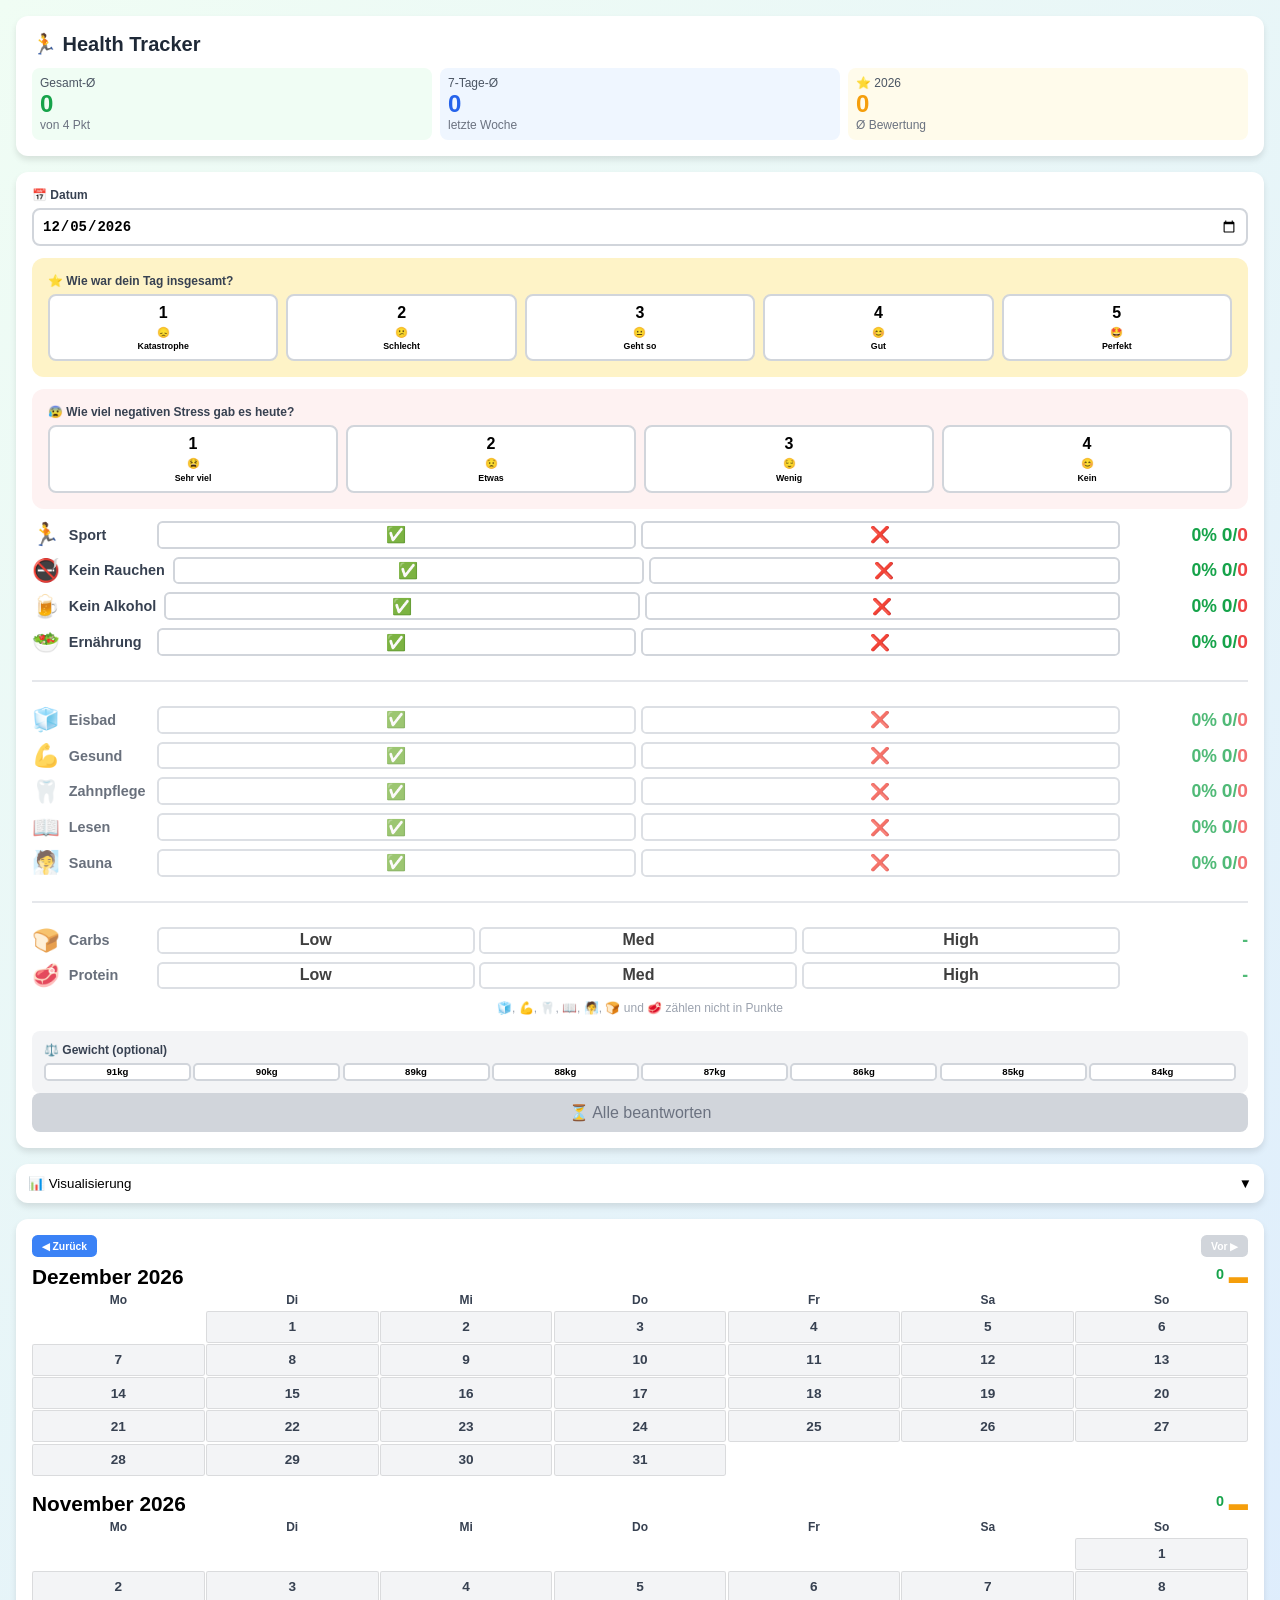
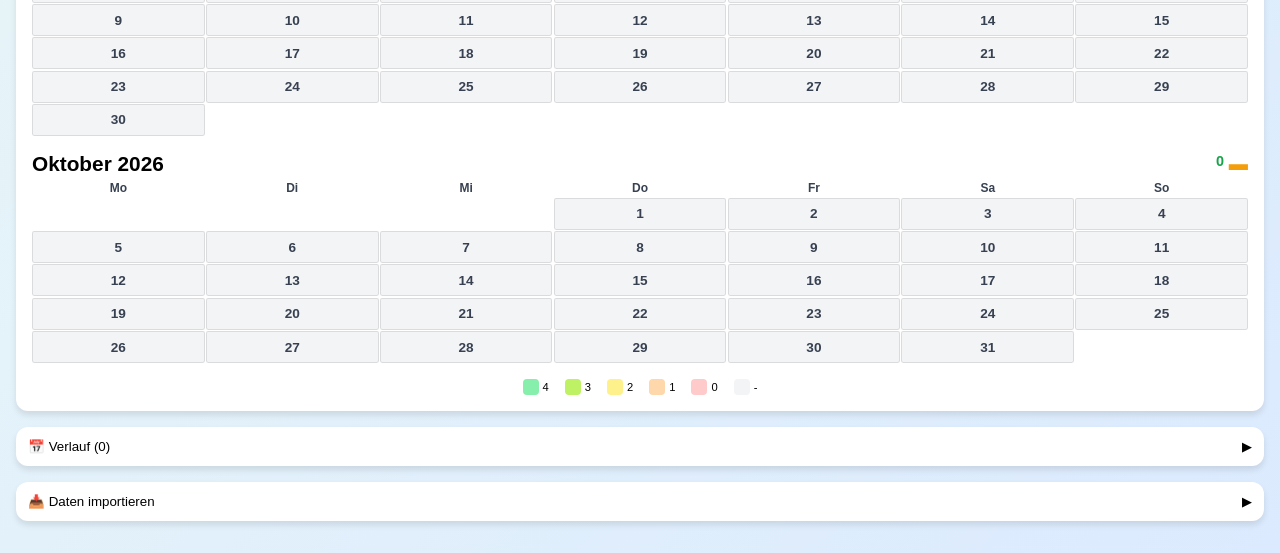
<file: index.html>
<!DOCTYPE html>
<html lang="de">
<head>
    <meta charset="UTF-8">
    <meta name="viewport" content="width=device-width, initial-scale=1.0">
    <meta name="apple-mobile-web-app-capable" content="yes">
    <title>Health Tracker</title>
    <style>
        * { margin: 0; padding: 0; box-sizing: border-box; }
        body { font-family: -apple-system, sans-serif; background: linear-gradient(135deg, #f0fdf4 0%, #dbeafe 100%); min-height: 100vh; padding: 1rem; }
        .card { background: white; border-radius: 0.75rem; box-shadow: 0 4px 6px rgba(0,0,0,0.1); padding: 1rem; margin-bottom: 1rem; }
        .header { display: flex; justify-content: space-between; align-items: center; margin-bottom: 0.75rem; }
        .title { font-size: 1.25rem; font-weight: bold; color: #1f2937; }
        .stats { display: grid; grid-template-columns: 1fr 1fr 1fr; gap: 0.5rem; }
        .stat-box { padding: 0.5rem; border-radius: 0.5rem; }
        .stat-box.green { background: #f0fdf4; }
        .stat-box.blue { background: #eff6ff; }
        .stat-box.orange { background: #fffbeb; }
        .stat-label { font-size: 0.75rem; color: #4b5563; }
        .stat-value { font-size: 1.5rem; font-weight: bold; }
        .stat-value.green { color: #16a34a; }
        .stat-value.blue { color: #2563eb; }
        .stat-value.orange { color: #f59e0b; }
        .stat-sub { font-size: 0.75rem; color: #6b7280; }
        .btn-green { background: #22c55e; color: white; width: 100%; padding: 0.625rem; font-size: 1rem; border: none; border-radius: 0.5rem; cursor: pointer; font-weight: 600; }
        .btn-gray { background: #d1d5db; color: #6b7280; width: 100%; padding: 0.625rem; font-size: 1rem; border: none; border-radius: 0.5rem; cursor: not-allowed; }
        .btn-toggle { background: white; width: 100%; padding: 0.75rem; border-radius: 0.75rem; box-shadow: 0 4px 6px rgba(0,0,0,0.1); display: flex; justify-content: space-between; cursor: pointer; border: none; margin-bottom: 1rem; }
        .label { display: block; font-size: 0.75rem; font-weight: 600; margin-bottom: 0.375rem; color: #374151; }
        .input-date { width: 100%; padding: 0.5rem; border: 2px solid #d1d5db; border-radius: 0.5rem; font-size: 0.875rem; font-weight: 600; }
        .questions { display: flex; flex-direction: column; gap: 0.5rem; }
        .question-row { display: flex; align-items: center; gap: 0.5rem; }
        .question-row.faded { opacity: 0.75; }
        .emoji { font-size: 1.4rem; width: 1.8rem; text-align: center; flex-shrink: 0; }
        .question-label { font-size: 0.9rem; color: #374151; font-weight: 600; min-width: 5rem; flex-shrink: 0; }
        .buttons { display: flex; flex: 1; gap: 0.3rem; }
        .q-btn { flex: 1; border: 2px solid #d1d5db; border-radius: 0.35rem; padding: 0.15rem 0.2rem; font-weight: 700; background: white; cursor: pointer; font-size: 1rem; }
        .q-btn.green { border-color: #22c55e; background: #f0fdf4; color: #15803d; }
        .q-btn.red { border-color: #ef4444; background: #fef2f2; color: #991b1b; }
        .q-btn.low { border-color: #10b981; background: #d1fae5; color: #065f46; }
        .q-btn.medium { border-color: #f59e0b; background: #fef3c7; color: #92400e; }
        .q-btn.high { border-color: #ef4444; background: #fef2f2; color: #991b1b; }
        .q-btn.prot-low { border-color: #ef4444; background: #fef2f2; color: #991b1b; }
        .q-btn.prot-med { border-color: #f59e0b; background: #fef3c7; color: #92400e; }
        .q-btn.prot-high { border-color: #22c55e; background: #f0fdf4; color: #15803d; }
        .stats-mini { font-size: 1.1rem; white-space: nowrap; min-width: 7.5rem; text-align: right; flex-shrink: 0; font-weight: 800; color: #16a34a; }
        .stats-count .good { color: #16a34a; font-weight: 900; font-size: 1.2rem; }
        .stats-count .bad { color: #ef4444; font-weight: 900; font-size: 1.2rem; }
        .sport-details { margin-left: 2.3rem; margin-top: 0.5rem; padding: 0.5rem; background: #f9fafb; border-radius: 0.5rem; }
        .sport-activity { display: flex; align-items: center; gap: 0.5rem; margin-bottom: 0.4rem; padding: 0.3rem; background: white; border-radius: 0.35rem; border: 2px solid #e5e7eb; }
        .sport-checkbox { width: 1.2rem; height: 1.2rem; cursor: pointer; }
        .sport-label { flex: 1; font-weight: 600; font-size: 0.85rem; }
        .sport-time-input { width: 4.5rem; text-align: center; font-size: 1.1rem; font-weight: 700; padding: 0.4rem; border: 2px solid #3b82f6; border-radius: 0.35rem; background: white; }
        .sport-time-input:disabled { background: #f3f4f6; color: #9ca3af; cursor: not-allowed; border-color: #d1d5db; }
        .sport-time-input:focus { outline: none; border-color: #2563eb; box-shadow: 0 0 0 3px rgba(37,99,235,0.1); }
        .sport-time-unit { font-size: 0.75rem; color: #6b7280; font-weight: 600; }
        .rating-box { margin: 0.75rem 0; padding: 1rem; border-radius: 0.75rem; }
        .rating-grid { display: grid; grid-template-columns: repeat(5, 1fr); gap: 0.5rem; }
        .stress-grid { display: grid; grid-template-columns: repeat(4, 1fr); gap: 0.5rem; }
        .rating-cell { border: 2px solid #d1d5db; border-radius: 0.5rem; padding: 0.5rem 0.25rem; background: white; cursor: pointer; text-align: center; font-weight: 600; }
        .rating-cell:hover { border-color: #9ca3af; }
        .rating-num { font-size: 1rem; margin-bottom: 0.25rem; }
        .rating-emoji { font-size: 0.65rem; margin-bottom: 0.15rem; }
        .rating-text { font-size: 0.55rem; }
        .r1 { border-color: #ef4444; background: #fef2f2; color: #991b1b; }
        .r2 { border-color: #f59e0b; background: #fef3c7; color: #92400e; }
        .r3 { border-color: #eab308; background: #fef9c3; color: #854d0e; }
        .r4 { border-color: #84cc16; background: #f7fee7; color: #3f6212; }
        .r5 { border-color: #22c55e; background: #dcfce7; color: #166534; }
        .divider { border-top: 2px solid #e5e7eb; margin: 1rem 0; }
        .hint { text-align: center; margin-top: 0.25rem; font-size: 0.75rem; color: #9ca3af; }
        .weight-grid { display: grid; grid-template-columns: repeat(8, 1fr); gap: 0.15rem; margin-top: 0.3rem; }
        .weight-btn { border: 2px solid #d1d5db; border-radius: 0.3rem; padding: 0.1rem 0.05rem; font-weight: 600; background: white; cursor: pointer; font-size: 0.6rem; }
        .weight-btn.selected { border-color: #8b5cf6; background: #ede9fe; color: #5b21b6; }
        .viz-grid { display: grid; grid-template-columns: repeat(7, 1fr); gap: 0.08rem; margin-bottom: 0.5rem; }
        .viz-day { height: 2rem; border-radius: 0.15rem; display: flex; flex-direction: column; align-items: center; justify-content: center; font-weight: 700; cursor: pointer; border: 1px solid rgba(0,0,0,0.1); }
        .viz-day-number { font-size: 0.85rem; }
        .viz-day-emoji { font-size: 1rem; }
        .viz-weekdays { display: grid; grid-template-columns: repeat(7, 1fr); gap: 0.08rem; margin-bottom: 0.2rem; }
        .viz-weekday { text-align: center; font-size: 0.75rem; font-weight: 800; color: #374151; }
        .viz-month-nav { display: flex; justify-content: space-between; margin-bottom: 0.5rem; }
        .viz-month-title { display: flex; justify-content: space-between; align-items: center; margin-bottom: 0.3rem; }
        .viz-month-title-main { font-size: 1.3rem; font-weight: 800; }
        .viz-month-stats { font-size: 0.9rem; font-weight: 700; display: flex; gap: 0.3rem; }
        .viz-month-container { margin-bottom: 1rem; }
        .viz-nav-btn { background: #3b82f6; color: white; border: none; border-radius: 0.35rem; padding: 0.3rem 0.6rem; font-weight: 600; cursor: pointer; font-size: 0.65rem; }
        .viz-nav-btn:disabled { background: #d1d5db; cursor: not-allowed; }
        .viz-legend { display: flex; justify-content: center; gap: 1rem; font-size: 0.7rem; }
        .viz-legend-item { display: flex; align-items: center; gap: 0.25rem; }
        .viz-legend-box { width: 1rem; height: 1rem; border-radius: 0.25rem; }
        .modal-overlay { position: fixed; top: 0; left: 0; right: 0; bottom: 0; background: rgba(0,0,0,0.5); display: flex; align-items: center; justify-content: center; z-index: 1000; }
        .modal-content { background: white; border-radius: 1rem; padding: 1.5rem; max-width: 90%; max-height: 80vh; overflow-y: auto; }
        .modal-header { display: flex; justify-content: space-between; margin-bottom: 1rem; padding-bottom: 0.75rem; border-bottom: 2px solid #e5e7eb; }
        .modal-title { font-size: 1.1rem; font-weight: bold; }
        .modal-close { background: #ef4444; color: white; border: none; border-radius: 0.5rem; padding: 0.4rem 0.8rem; font-weight: 600; cursor: pointer; }
        .modal-section { margin-bottom: 1rem; }
        .modal-section-title { font-size: 0.85rem; font-weight: 700; margin-bottom: 0.5rem; }
        .modal-items { display: flex; flex-wrap: wrap; gap: 0.5rem; }
        .modal-item { font-size: 0.8rem; }
        .import-area { border: 2px dashed #d1d5db; border-radius: 0.5rem; padding: 1.5rem; text-align: center; cursor: pointer; transition: border-color 0.2s, background 0.2s; }
        .import-area:hover, .import-area.drag-over { border-color: #3b82f6; background: #eff6ff; }
        .import-area-icon { font-size: 2rem; margin-bottom: 0.5rem; }
        .import-area-text { font-size: 0.9rem; font-weight: 600; color: #374151; }
        .import-area-sub { font-size: 0.75rem; color: #9ca3af; margin-top: 0.25rem; }
        .import-preview { background: #f0fdf4; border: 2px solid #22c55e; border-radius: 0.5rem; padding: 0.75rem; margin-top: 0.75rem; }
        .import-preview-title { font-weight: 700; color: #15803d; font-size: 0.9rem; margin-bottom: 0.25rem; }
        .import-preview-sub { font-size: 0.8rem; color: #166534; }
        .import-warning { background: #fef3c7; border: 2px solid #f59e0b; border-radius: 0.5rem; padding: 0.75rem; margin-top: 0.75rem; font-size: 0.8rem; color: #92400e; }
        .btn-import { background: #3b82f6; color: white; width: 100%; padding: 0.625rem; font-size: 1rem; border: none; border-radius: 0.5rem; cursor: pointer; font-weight: 600; margin-top: 0.75rem; }
        .import-result { padding: 0.75rem; border-radius: 0.5rem; margin-top: 0.75rem; font-size: 0.85rem; font-weight: 600; }
        .import-result.success { background: #f0fdf4; color: #15803d; border: 2px solid #22c55e; }
        .import-result.error { background: #fef2f2; color: #991b1b; border: 2px solid #ef4444; }
    </style>
</head>
<body>
    <div id="app"></div>
    <input type="file" id="csvFileInput" accept=".csv" style="display:none" onchange="handleFileSelected(this)">
    <script>
        let appState = {
            entries: (() => { try { return JSON.parse(localStorage.getItem('healthEntries') || '[]'); } catch(e) { return []; } })(),
            selectedDate: new Date().toISOString().split('T')[0],
            formData: { dayRating: null, stress: null, sport: null, sportActivities: {}, smoking: null, alcohol: null, food: null, iceBath: null, healthy: null, floss: null, reading: null, carbs: null, protein: null, sauna: null, weight: null },
            showHistory: false, showViz: true, showImport: false,
            vizMonth: new Date().getMonth(), vizYear: new Date().getFullYear(),
            modalEntry: null,
            importState: { file: null, parsed: null, resultMsg: null, resultType: null }
        };

        const SPORT_TYPES = ['Rudern', 'Laufen', 'Kraftsport', 'Dehnen', 'Wandern', 'Schwimmen', 'Pedal'];

        function setRating(v) { appState.formData.dayRating = v; renderApp(); }
        function setStress(v) { appState.formData.stress = v; renderApp(); }
        function setSport(v) { appState.formData.sport = v; if (!v) appState.formData.sportActivities = {}; renderApp(); }
        function setFormField(f, v) { appState.formData[f] = v; renderApp(); }
        function setDate(d) { appState.selectedDate = d; loadEntryForDate(); renderApp(); }
        function toggleSportType(type) { if (appState.formData.sportActivities[type] !== undefined) delete appState.formData.sportActivities[type]; else appState.formData.sportActivities[type] = 0; renderApp(); }
        function updateSportTime(type, value) { const m = parseInt(value)||0; if (m > 0 && m <= 999) appState.formData.sportActivities[type] = m; else if (m === 0) appState.formData.sportActivities[type] = 0; }

        function loadEntryForDate() {
            const e = appState.entries.find(e => e.date === appState.selectedDate);
            if (e) {
                let sa = {};
                if (e.sportActivities && typeof e.sportActivities === 'object' && !Array.isArray(e.sportActivities)) sa = {...e.sportActivities};
                else if (e.sportActivities && Array.isArray(e.sportActivities)) e.sportActivities.forEach(a => { if (a.type && a.duration) { const m = pd(a.duration); if (m>0) sa[a.type]=m; } });
                else if (e.sportTypes) { const m = pd(e.sportDuration||'30min'); e.sportTypes.forEach(t => { sa[t]=m; }); }
                appState.formData = { dayRating: e.dayRating||null, stress: e.stress||null, sport: e.sport, sportActivities: sa, smoking: !e.noSmoking, alcohol: !e.noAlcohol, food: e.healthyFood, iceBath: e.iceBath, healthy: e.healthy, floss: e.floss||null, reading: e.reading||null, carbs: e.carbs||null, protein: e.protein||null, sauna: e.sauna||null, weight: e.weight||null };
            } else {
                appState.formData = { dayRating: null, stress: null, sport: null, sportActivities: {}, smoking: null, alcohol: null, food: null, iceBath: null, healthy: null, floss: null, reading: null, carbs: null, protein: null, sauna: null, weight: null };
            }
        }

        function pd(dur) { if (!dur) return 30; const m = dur.match(/(\d+)/); if (!m) return 30; const n = parseInt(m[1]); return dur.includes('h') ? n*60 : n; }

        function isFormComplete() {
            const sv = appState.formData.sport === false || (appState.formData.sport === true && Object.keys(appState.formData.sportActivities).length > 0 && Object.values(appState.formData.sportActivities).every(m => m > 0));
            return appState.formData.dayRating !== null && appState.formData.stress !== null && sv && appState.formData.smoking !== null && appState.formData.alcohol !== null && appState.formData.food !== null && appState.formData.iceBath !== null && appState.formData.healthy !== null && appState.formData.floss !== null && appState.formData.reading !== null && appState.formData.carbs !== null && appState.formData.protein !== null && appState.formData.sauna !== null;
        }

        function handleSubmit() {
            if (!isFormComplete()) return;
            const dt = appState.selectedDate;
            const pts = (appState.formData.sport?1:0) + (!appState.formData.smoking?1:0) + (!appState.formData.alcohol?1:0) + (appState.formData.food?1:0);
            const entry = { date: dt, dayRating: appState.formData.dayRating, stress: appState.formData.stress, sport: appState.formData.sport, sportActivities: appState.formData.sport ? {...appState.formData.sportActivities} : {}, noSmoking: !appState.formData.smoking, noAlcohol: !appState.formData.alcohol, healthyFood: appState.formData.food, iceBath: appState.formData.iceBath, healthy: appState.formData.healthy, floss: appState.formData.floss, reading: appState.formData.reading, carbs: appState.formData.carbs, protein: appState.formData.protein, sauna: appState.formData.sauna, weight: appState.formData.weight, points: pts, timestamp: new Date().toISOString() };
            appState.entries = appState.entries.filter(e => e.date !== dt);
            appState.entries.push(entry);
            appState.entries.sort((a,b) => new Date(b.date) - new Date(a.date));
            try { localStorage.setItem('healthEntries', JSON.stringify(appState.entries)); } catch(e) { alert('Fehler beim Speichern.'); }
            appState.selectedDate = new Date().toISOString().split('T')[0];
            appState.formData = { dayRating: null, stress: null, sport: null, sportActivities: {}, smoking: null, alcohol: null, food: null, iceBath: null, healthy: null, floss: null, reading: null, carbs: null, protein: null, sauna: null, weight: null };
            renderApp();
        }

        function exportData() {
            const csv = ['Datum,Tagesbewertung,Stress,Sport,Sportaktivitäten,Nicht geraucht,Kein Alkohol,Gesund gegessen,Eisbad,Gesund,Zahnpflege,Gelesen,Sauna,Carbs,Protein,Gewicht,Punkte,Zeitstempel',
                ...appState.entries.map(e => {
                    let sp = '';
                    if (e.sportActivities && typeof e.sportActivities === 'object' && !Array.isArray(e.sportActivities)) sp = Object.entries(e.sportActivities).map(([t,m]) => `${t}: ${m}min`).join('; ');
                    else if (e.sportActivities && Array.isArray(e.sportActivities)) sp = e.sportActivities.map(a => `${a.type}: ${a.duration}`).join('; ');
                    else if (e.sportTypes) sp = `${e.sportTypes.join(', ')} (${e.sportDuration||'Gesamt'})`;
                    return `${e.date},${e.dayRating||''},${e.stress||''},${e.sport?'Ja':'Nein'},"${sp}",${e.noSmoking?'Ja':'Nein'},${e.noAlcohol?'Ja':'Nein'},${e.healthyFood?'Ja':'Nein'},${e.iceBath?'Ja':'Nein'},${e.healthy?'Ja':'Nein'},${e.floss?'Ja':'Nein'},${e.reading?'Ja':'Nein'},${e.sauna?'Ja':'Nein'},${e.carbs||''},${e.protein||''},${e.weight||''},${e.points},${e.timestamp||''}`;
                })
            ].join('\n');
            const a = document.createElement('a'); a.href = URL.createObjectURL(new Blob([csv], {type:'text/csv'})); a.download = `health_${new Date().toISOString().split('T')[0]}.csv`; a.click();
        }

        // ===== IMPORT =====
        function toggleImport() { appState.showImport = !appState.showImport; appState.importState = { file: null, parsed: null, resultMsg: null, resultType: null }; renderApp(); }
        function openFileDialog() { document.getElementById('csvFileInput').value = ''; document.getElementById('csvFileInput').click(); }

        function readAndParseFile(file) {
            const reader = new FileReader();
            reader.onload = function(e) {
                try { const parsed = parseCSV(e.target.result); appState.importState.file = file.name; appState.importState.parsed = parsed; appState.importState.resultMsg = null; }
                catch(err) { appState.importState.resultMsg = 'Fehler beim Lesen: ' + err.message; appState.importState.resultType = 'error'; }
                renderApp();
            };
            reader.readAsText(file, 'UTF-8');
        }

        function handleFileSelected(input) { const f = input.files[0]; if (f) readAndParseFile(f); }

        function handleImportDrop(e) {
            e.preventDefault();
            document.getElementById('importDropZone').classList.remove('drag-over');
            const f = e.dataTransfer.files[0];
            if (!f || !f.name.endsWith('.csv')) { appState.importState.resultMsg = 'Bitte nur CSV-Dateien importieren.'; appState.importState.resultType = 'error'; renderApp(); return; }
            readAndParseFile(f);
        }

        function parseCSV(text) {
            const lines = text.trim().split('\n');
            if (lines.length < 2) throw new Error('CSV leer oder nur eine Zeile.');
            const header = lines[0].split(',').map(h => h.trim().replace(/"/g,''));
            const entries = [];
            for (let i = 1; i < lines.length; i++) {
                const line = lines[i].trim(); if (!line) continue;
                const cols = []; let cur = '', inQ = false;
                for (let c = 0; c < line.length; c++) {
                    if (line[c] === '"') inQ = !inQ;
                    else if (line[c] === ',' && !inQ) { cols.push(cur); cur = ''; }
                    else cur += line[c];
                }
                cols.push(cur);
                const row = {}; header.forEach((h,idx) => { row[h] = (cols[idx]||'').trim(); });
                if (!row['Datum'] || !row['Datum'].match(/^\d{4}-\d{2}-\d{2}$/)) continue;
                let sa = {};
                const sas = row['Sportaktivitäten'] || '';
                if (sas) sas.split(';').forEach(part => { const m = part.trim().match(/^(.+?):\s*(\d+)min$/); if (m) sa[m[1].trim()] = parseInt(m[2]); });
                const jn = v => v==='Ja'?true:v==='Nein'?false:null;
                const num = v => (v && !isNaN(v)) ? parseInt(v) : null;
                const sport=jn(row['Sport']), nos=jn(row['Nicht geraucht']), noa=jn(row['Kein Alkohol']), hf=jn(row['Gesund gegessen']);
                const pts = (sport?1:0)+(nos?1:0)+(noa?1:0)+(hf?1:0);
                entries.push({ date: row['Datum'], dayRating: num(row['Tagesbewertung']), stress: num(row['Stress']), sport, sportActivities: sa, noSmoking: nos, noAlcohol: noa, healthyFood: hf, iceBath: jn(row['Eisbad']), healthy: jn(row['Gesund']), floss: jn(row['Zahnpflege']), reading: jn(row['Gelesen']), sauna: jn(row['Sauna']), carbs: row['Carbs']||null, protein: row['Protein']||null, weight: num(row['Gewicht']), points: num(row['Punkte'])!==null?num(row['Punkte']):pts, timestamp: row['Zeitstempel']||new Date().toISOString() });
            }
            if (entries.length === 0) throw new Error('Keine gültigen Einträge gefunden.');
            return entries;
        }

        function doImport() {
            if (!appState.importState.parsed || !appState.importState.parsed.length) return;
            const incoming = appState.importState.parsed;
            const existing = [...appState.entries];
            let added = 0, updated = 0;
            incoming.forEach(n => { const idx = existing.findIndex(e => e.date === n.date); if (idx >= 0) { existing[idx] = n; updated++; } else { existing.push(n); added++; } });
            existing.sort((a,b) => new Date(b.date) - new Date(a.date));
            try {
                localStorage.setItem('healthEntries', JSON.stringify(existing));
                appState.entries = existing;
                appState.importState.resultMsg = `Import erfolgreich! ${added} neue Einträge hinzugefügt, ${updated} aktualisiert. Gesamt: ${existing.length} Einträge.`;
                appState.importState.resultType = 'success';
                appState.importState.parsed = null; appState.importState.file = null;
            } catch(e) { appState.importState.resultMsg = 'Fehler beim Speichern: ' + e.message; appState.importState.resultType = 'error'; }
            renderApp();
        }

        function renderImportSection() {
            const { file, parsed, resultMsg, resultType } = appState.importState;
            const newCount = parsed ? parsed.filter(n => !appState.entries.find(e => e.date === n.date)).length : 0;
            const updCount = parsed ? parsed.filter(n => appState.entries.find(e => e.date === n.date)).length : 0;
            return `<div class="card">
                <div style="margin-bottom:0.75rem"><div style="font-weight:700;font-size:0.95rem;margin-bottom:0.25rem">📥 CSV-Datei importieren</div><div style="font-size:0.8rem;color:#6b7280">Importiere eine zuvor exportierte CSV-Datei. Einträge desselben Datums werden aktualisiert.</div></div>
                <div class="import-area" id="importDropZone" onclick="openFileDialog()" ondragover="event.preventDefault();this.classList.add('drag-over')" ondragleave="this.classList.remove('drag-over')" ondrop="handleImportDrop(event)">
                    <div class="import-area-icon">📂</div>
                    <div class="import-area-text">${file ? '📄 ' + file : 'CSV-Datei auswählen'}</div>
                    <div class="import-area-sub">${file ? 'Andere Datei wählen' : 'Tippen zum Auswählen · oder Datei hierher ziehen'}</div>
                </div>
                ${parsed ? `<div class="import-preview"><div class="import-preview-title">✅ ${parsed.length} Einträge erkannt</div><div class="import-preview-sub">${newCount>0?newCount+' neu':''}${newCount>0&&updCount>0?' · ':''}${updCount>0?updCount+' werden aktualisiert':''}</div></div>${updCount>0?`<div class="import-warning">⚠️ ${updCount} bestehende Einträge werden überschrieben.</div>`:''}<button class="btn-import" onclick="doImport()">📥 Import starten (${parsed.length} Einträge)</button>` : ''}
                ${resultMsg ? `<div class="import-result ${resultType}">${resultType==='success'?'✅ ':'❌ '}${resultMsg}</div>` : ''}
            </div>`;
        }
        // ===== END IMPORT =====

        function toggleHistory() { appState.showHistory = !appState.showHistory; renderApp(); }
        function toggleViz() { appState.showViz = !appState.showViz; renderApp(); }
        function changeVizMonth(d) { appState.vizMonth += d; if (appState.vizMonth < 0) { appState.vizMonth=11; appState.vizYear--; } else if (appState.vizMonth > 11) { appState.vizMonth=0; appState.vizYear++; } renderApp(); }
        function showDayModal(d) { const e = appState.entries.find(e => e.date === d); if (!e) return; appState.modalEntry = e; renderApp(); }
        function closeModal() { appState.modalEntry = null; const m = document.querySelector('.modal-overlay'); if (m) m.remove(); renderApp(); }
        function editEntry(d) { appState.selectedDate = d; loadEntryForDate(); window.scrollTo({top:0,behavior:'smooth'}); renderApp(); }

        function fsa(sa) {
            if (!sa) return '';
            if (typeof sa === 'object' && !Array.isArray(sa)) return Object.entries(sa).map(([t,m]) => `${t} ${m}min`).join(', ');
            if (Array.isArray(sa)) return sa.map(a => `${a.type} ${a.duration}`).join(', ');
            return '';
        }

        function renderApp() {
            try { appState.entries = JSON.parse(localStorage.getItem('healthEntries') || '[]'); } catch(e) { appState.entries = []; }
            const om = document.querySelector('.modal-overlay'); if (om) om.remove();
            const yr = new Date().getFullYear();
            const ye = appState.entries.filter(e => new Date(e.date).getFullYear() === yr);
            const stats = {
                total: appState.entries.length > 0 ? (appState.entries.reduce((s,e)=>s+e.points,0)/appState.entries.length).toFixed(1) : 0,
                week: (()=>{ const l=appState.entries.slice(0,7); return l.length>0?(l.reduce((s,e)=>s+e.points,0)/l.length).toFixed(1):0; })(),
                yearRating: (()=>{ const y=ye.filter(e=>e.dayRating); return y.length>0?(y.reduce((s,e)=>s+e.dayRating,0)/y.length).toFixed(1):0; })()
            };
            const getYS = f => { const y=ye.filter(e=>e[f]===true).length; const n=ye.filter(e=>e[f]===false).length; return {yes:y,no:n,percent:ye.length>0?((y/ye.length)*100).toFixed(0):0}; };
            const ys = {sport:getYS('sport'),noSmoking:getYS('noSmoking'),noAlcohol:getYS('noAlcohol'),healthyFood:getYS('healthyFood'),iceBath:getYS('iceBath'),healthy:getYS('healthy'),floss:getYS('floss'),reading:getYS('reading'),sauna:getYS('sauna')};
            const gmd = o => {
                let m=appState.vizMonth+o, y=appState.vizYear;
                if (m<0){m=11;y--;} else if(m>11){m=0;y++;}
                const days=[]; const off=new Date(y,m,1).getDay()===0?6:new Date(y,m,1).getDay()-1;
                for(let i=0;i<off;i++) days.push({empty:true});
                for(let d=1;d<=new Date(y,m+1,0).getDate();d++){const ds=`${y}-${String(m+1).padStart(2,'0')}-${String(d).padStart(2,'0')}`;const e=appState.entries.find(e=>e.date===ds);days.push({date:ds,day:d,entry:e,points:e?.points,rating:e?.dayRating});}
                return {days,month:m,year:y};
            };
            const mn=['Januar','Februar','März','April','Mai','Juni','Juli','August','September','Oktober','November','Dezember'];
            const getRE = r => ['','😞','😕','😐','😊','🤩'][r]||'';
            const getSE = s => ['','😫','😟','😌','😊'][s]||'';
            const getDC = p => p===null?'#f3f4f6':['#fecaca','#fed7aa','#fef08a','#bef264','#86efac'][p]||'#f3f4f6';
            const getMS = md => { const e=md.days.filter(d=>d.entry).map(d=>d.entry); if(!e.length) return{avg:0,trend:'neutral'}; const avg=(e.reduce((s,e)=>s+e.points,0)/e.length).toFixed(1); const mid=Math.floor(e.length/2); if(!mid) return{avg,trend:'neutral'}; const a1=e.slice(0,mid).reduce((s,e)=>s+e.points,0)/mid; const a2=e.slice(mid).reduce((s,e)=>s+e.points,0)/(e.length-mid); const d=a2-a1; return{avg,trend:d>0.3?'up':d<-0.3?'down':'neutral'}; };
            const getTI = t => t==='up'?'▲':t==='down'?'▼':'▬';
            const getTC = t => t==='up'?'#22c55e':t==='down'?'#ef4444':'#f59e0b';

            document.getElementById('app').innerHTML = `
<div class="card"><div class="header"><div class="title">🏃 Health Tracker</div></div><div class="stats"><div class="stat-box green"><div class="stat-label">Gesamt-Ø</div><div class="stat-value green">${stats.total}</div><div class="stat-sub">von 4 Pkt</div></div><div class="stat-box blue"><div class="stat-label">7-Tage-Ø</div><div class="stat-value blue">${stats.week}</div><div class="stat-sub">letzte Woche</div></div><div class="stat-box orange"><div class="stat-label">⭐ 2026</div><div class="stat-value orange">${stats.yearRating}</div><div class="stat-sub">Ø Bewertung</div></div></div></div>

<div class="card">
    <label class="label">📅 Datum</label>
    <input type="date" class="input-date" value="${appState.selectedDate}" onchange="setDate(this.value)" max="${new Date().toISOString().split('T')[0]}">
    <div class="rating-box" style="background:#fef3c7"><label class="label">⭐ Wie war dein Tag insgesamt?</label><div class="rating-grid">${[1,2,3,4,5].map(r=>`<div onclick="setRating(${r})" class="rating-cell ${appState.formData.dayRating===r?'r'+r:''}"><div class="rating-num">${r}</div><div class="rating-emoji">${getRE(r)}</div><div class="rating-text">${['','Katastrophe','Schlecht','Geht so','Gut','Perfekt'][r]}</div></div>`).join('')}</div></div>
    <div class="rating-box" style="background:#fef2f2"><label class="label">😰 Wie viel negativen Stress gab es heute?</label><div class="stress-grid">${[1,2,3,4].map(s=>`<div onclick="setStress(${s})" class="rating-cell ${appState.formData.stress===s?'r'+[1,2,4,5][s-1]:''}"><div class="rating-num">${s}</div><div class="rating-emoji">${getSE(s)}</div><div class="rating-text">${['','Sehr viel','Etwas','Wenig','Kein'][s]}</div></div>`).join('')}</div></div>
    <div class="questions">
        <div class="question-row"><div class="emoji">🏃</div><div class="question-label">Sport</div><div class="buttons"><button onclick="setSport(true)" class="q-btn ${appState.formData.sport===true?'green':''}">✅</button><button onclick="setSport(false)" class="q-btn ${appState.formData.sport===false?'red':''}">❌</button></div><div class="stats-mini">${ys.sport.percent}% <span class="stats-count"><span class="good">${ys.sport.yes}</span>/<span class="bad">${ys.sport.no}</span></span></div></div>
        ${appState.formData.sport===true?`<div class="sport-details">${SPORT_TYPES.map(type=>{const ic=appState.formData.sportActivities[type]!==undefined;const min=appState.formData.sportActivities[type]||0;return`<div class="sport-activity"><input type="checkbox" class="sport-checkbox" ${ic?'checked':''} onchange="toggleSportType('${type}')"><span class="sport-label">${type}</span><input type="number" class="sport-time-input" value="${min>0?min:''}" ${!ic?'disabled':''} min="0" max="999" placeholder="" onchange="updateSportTime('${type}',this.value)" onblur="updateSportTime('${type}',this.value)"><span class="sport-time-unit">min</span></div>`;}).join('')}</div>`:''}
        <div class="question-row"><div class="emoji">🚭</div><div class="question-label">Kein Rauchen</div><div class="buttons"><button onclick="setFormField('smoking',false)" class="q-btn ${appState.formData.smoking===false?'green':''}">✅</button><button onclick="setFormField('smoking',true)" class="q-btn ${appState.formData.smoking===true?'red':''}">❌</button></div><div class="stats-mini">${ys.noSmoking.percent}% <span class="stats-count"><span class="good">${ys.noSmoking.yes}</span>/<span class="bad">${ys.noSmoking.no}</span></span></div></div>
        <div class="question-row"><div class="emoji">🍺</div><div class="question-label">Kein Alkohol</div><div class="buttons"><button onclick="setFormField('alcohol',false)" class="q-btn ${appState.formData.alcohol===false?'green':''}">✅</button><button onclick="setFormField('alcohol',true)" class="q-btn ${appState.formData.alcohol===true?'red':''}">❌</button></div><div class="stats-mini">${ys.noAlcohol.percent}% <span class="stats-count"><span class="good">${ys.noAlcohol.yes}</span>/<span class="bad">${ys.noAlcohol.no}</span></span></div></div>
        <div class="question-row"><div class="emoji">🥗</div><div class="question-label">Ernährung</div><div class="buttons"><button onclick="setFormField('food',true)" class="q-btn ${appState.formData.food===true?'green':''}">✅</button><button onclick="setFormField('food',false)" class="q-btn ${appState.formData.food===false?'red':''}">❌</button></div><div class="stats-mini">${ys.healthyFood.percent}% <span class="stats-count"><span class="good">${ys.healthyFood.yes}</span>/<span class="bad">${ys.healthyFood.no}</span></span></div></div>
        <div class="divider"></div>
        <div class="question-row faded"><div class="emoji">🧊</div><div class="question-label">Eisbad</div><div class="buttons"><button onclick="setFormField('iceBath',true)" class="q-btn ${appState.formData.iceBath===true?'green':''}">✅</button><button onclick="setFormField('iceBath',false)" class="q-btn ${appState.formData.iceBath===false?'red':''}">❌</button></div><div class="stats-mini">${ys.iceBath.percent}% <span class="stats-count"><span class="good">${ys.iceBath.yes}</span>/<span class="bad">${ys.iceBath.no}</span></span></div></div>
        <div class="question-row faded"><div class="emoji">💪</div><div class="question-label">Gesund</div><div class="buttons"><button onclick="setFormField('healthy',true)" class="q-btn ${appState.formData.healthy===true?'green':''}">✅</button><button onclick="setFormField('healthy',false)" class="q-btn ${appState.formData.healthy===false?'red':''}">❌</button></div><div class="stats-mini">${ys.healthy.percent}% <span class="stats-count"><span class="good">${ys.healthy.yes}</span>/<span class="bad">${ys.healthy.no}</span></span></div></div>
        <div class="question-row faded"><div class="emoji">🦷</div><div class="question-label">Zahnpflege</div><div class="buttons"><button onclick="setFormField('floss',true)" class="q-btn ${appState.formData.floss===true?'green':''}">✅</button><button onclick="setFormField('floss',false)" class="q-btn ${appState.formData.floss===false?'red':''}">❌</button></div><div class="stats-mini">${ys.floss.percent}% <span class="stats-count"><span class="good">${ys.floss.yes}</span>/<span class="bad">${ys.floss.no}</span></span></div></div>
        <div class="question-row faded"><div class="emoji">📖</div><div class="question-label">Lesen</div><div class="buttons"><button onclick="setFormField('reading',true)" class="q-btn ${appState.formData.reading===true?'green':''}">✅</button><button onclick="setFormField('reading',false)" class="q-btn ${appState.formData.reading===false?'red':''}">❌</button></div><div class="stats-mini">${ys.reading.percent}% <span class="stats-count"><span class="good">${ys.reading.yes}</span>/<span class="bad">${ys.reading.no}</span></span></div></div>
        <div class="question-row faded"><div class="emoji">🧖</div><div class="question-label">Sauna</div><div class="buttons"><button onclick="setFormField('sauna',true)" class="q-btn ${appState.formData.sauna===true?'green':''}">✅</button><button onclick="setFormField('sauna',false)" class="q-btn ${appState.formData.sauna===false?'red':''}">❌</button></div><div class="stats-mini">${ys.sauna.percent}% <span class="stats-count"><span class="good">${ys.sauna.yes}</span>/<span class="bad">${ys.sauna.no}</span></span></div></div>
        <div class="divider"></div>
        <div class="question-row faded"><div class="emoji">🍞</div><div class="question-label">Carbs</div><div class="buttons"><button onclick="setFormField('carbs','low')" class="q-btn ${appState.formData.carbs==='low'?'low':''}">Low</button><button onclick="setFormField('carbs','medium')" class="q-btn ${appState.formData.carbs==='medium'?'medium':''}">Med</button><button onclick="setFormField('carbs','high')" class="q-btn ${appState.formData.carbs==='high'?'high':''}">High</button></div><div class="stats-mini">-</div></div>
        <div class="question-row faded"><div class="emoji">🥩</div><div class="question-label">Protein</div><div class="buttons"><button onclick="setFormField('protein','low')" class="q-btn ${appState.formData.protein==='low'?'prot-low':''}">Low</button><button onclick="setFormField('protein','medium')" class="q-btn ${appState.formData.protein==='medium'?'prot-med':''}">Med</button><button onclick="setFormField('protein','high')" class="q-btn ${appState.formData.protein==='high'?'prot-high':''}">High</button></div><div class="stats-mini">-</div></div>
        <div class="hint">🧊, 💪, 🦷, 📖, 🧖, 🍞 und 🥩 zählen nicht in Punkte</div>
    </div>
    <div style="margin-top:1rem;padding:0.75rem;background:#f3f4f6;border-radius:0.5rem"><label class="label">⚖️ Gewicht (optional)</label><div class="weight-grid">${[91,90,89,88,87,86,85,84].map(w=>`<button onclick="setFormField('weight',${w})" class="weight-btn ${appState.formData.weight===w?'selected':''}">${w}kg</button>`).join('')}</div></div>
    <button onclick="handleSubmit()" ${isFormComplete()?'':'disabled'} class="${isFormComplete()?'btn-green':'btn-gray'}">${isFormComplete()?'✅ Eintragen':'⏳ Alle beantworten'}</button>
</div>

<button onclick="toggleViz()" class="btn-toggle"><div>📊 Visualisierung</div><span>${appState.showViz?'▼':'▶'}</span></button>
${appState.showViz?`<div class="card"><div class="viz-month-nav"><button onclick="changeVizMonth(-1)" class="viz-nav-btn" ${appState.vizYear===2026&&appState.vizMonth===0?'disabled':''}>◀ Zurück</button><div></div><button onclick="changeVizMonth(1)" class="viz-nav-btn" ${appState.vizYear===new Date().getFullYear()&&appState.vizMonth===new Date().getMonth()?'disabled':''}>Vor ▶</button></div>${[0,-1,-2].map(o=>{const md=gmd(o);if(md.year<2026)return'';const st=getMS(md);return`<div class="viz-month-container"><div class="viz-month-title"><div class="viz-month-title-main">${mn[md.month]} ${md.year}</div><div class="viz-month-stats"><span style="color:#16a34a">${st.avg}</span><span style="color:${getTC(st.trend)};font-size:1.2rem">${getTI(st.trend)}</span></div></div><div class="viz-weekdays">${['Mo','Di','Mi','Do','Fr','Sa','So'].map(d=>`<div class="viz-weekday">${d}</div>`).join('')}</div><div class="viz-grid">${md.days.map(d=>d.empty?'<div></div>':`<div class="viz-day" style="background:${getDC(d.points)};color:#374151" onclick="showDayModal('${d.date}')"><div class="viz-day-number">${d.day}</div>${d.rating?`<div class="viz-day-emoji">${getRE(d.rating)}</div>`:''}</div>`).join('')}</div></div>`;}).join('')}<div class="viz-legend">${[{c:'#86efac',t:'4'},{c:'#bef264',t:'3'},{c:'#fef08a',t:'2'},{c:'#fed7aa',t:'1'},{c:'#fecaca',t:'0'},{c:'#f3f4f6',t:'-'}].map(l=>`<div class="viz-legend-item"><div class="viz-legend-box" style="background:${l.c}"></div><span>${l.t}</span></div>`).join('')}</div></div>`:''}

<button onclick="toggleHistory()" class="btn-toggle"><div>📅 Verlauf (${appState.entries.length})</div><span>${appState.showHistory?'▼':'▶'}</span></button>
${appState.showHistory?`<div class="card"><div style="display:flex;justify-content:space-between;margin-bottom:0.75rem"><h2 style="font-size:1rem;font-weight:bold">Alle Einträge</h2><button onclick="exportData()" style="color:#3b82f6;font-weight:600;background:none;border:none;cursor:pointer">Export</button></div>${appState.entries.map(e=>{const st=fsa(e.sportActivities)||(e.sportTypes?e.sportTypes.join(', '):'');return`<div style="border:2px solid #f3f4f6;border-radius:0.5rem;padding:0.625rem;margin-bottom:0.5rem"><div style="display:flex;justify-content:space-between"><div style="font-weight:600;font-size:0.875rem">${new Date(e.date).toLocaleDateString('de-DE',{weekday:'short',day:'2-digit',month:'2-digit'})} ${e.dayRating?'⭐'+e.dayRating:''} ${e.stress?'😰'+e.stress:''}</div><div style="display:flex;gap:0.5rem;align-items:center"><div style="font-size:1.25rem;font-weight:bold;color:#16a34a">${e.points}</div><button onclick="editEntry('${e.date}')" style="color:#3b82f6;background:none;border:none;cursor:pointer">✏️</button></div></div><div style="display:flex;gap:0.5rem;font-size:0.75rem;margin-top:0.375rem">${e.sport?'🏃✅':'🏃❌'} ${e.noSmoking?'🚭✅':'🚭❌'} ${e.noAlcohol?'🍺✅':'🍺❌'} ${e.healthyFood?'🥗✅':'🥗❌'} ${e.iceBath?'🧊✅':'🧊❌'} ${e.healthy?'💪✅':'💪❌'} ${e.floss?'🦷✅':'🦷❌'} ${e.reading?'📖✅':'📖❌'} ${e.sauna?'🧖✅':'🧖❌'}</div>${st?`<div style="font-size:0.7rem;color:#6b7280;margin-top:0.25rem">🏃 ${st}</div>`:''}</div>`;}).join('')}</div>`:''}

<button onclick="toggleImport()" class="btn-toggle"><div>📥 Daten importieren</div><span>${appState.showImport?'▼':'▶'}</span></button>
${appState.showImport?renderImportSection():''}
            `;

            if (appState.modalEntry) {
                const m = document.createElement('div'); m.className = 'modal-overlay';
                const st = fsa(appState.modalEntry.sportActivities)||(appState.modalEntry.sportTypes?`${appState.modalEntry.sportTypes.join(', ')} ${appState.modalEntry.sportDuration||''}`:'');
                m.innerHTML = `<div class="modal-content" onclick="event.stopPropagation()"><div class="modal-header"><div class="modal-title">${new Date(appState.modalEntry.date).toLocaleDateString('de-DE',{weekday:'long',day:'2-digit',month:'long',year:'numeric'})}</div><button class="modal-close" id="closeBtn">✕</button></div><div class="modal-section"><div class="modal-section-title">⭐ Tagesbewertung</div><div style="font-size:2rem">${getRE(appState.modalEntry.dayRating)} ${appState.modalEntry.dayRating||'?'}/5</div></div>${appState.modalEntry.stress?`<div class="modal-section"><div class="modal-section-title">😰 Stress</div><div style="font-size:2rem">${getSE(appState.modalEntry.stress)} ${appState.modalEntry.stress}/4</div></div>`:''}<div class="modal-section"><div class="modal-section-title">💪 Punktefragen (${appState.modalEntry.points}/4)</div><div class="modal-items"><div class="modal-item" style="color:${appState.modalEntry.sport?'#16a34a':'#ef4444'}">🏃 ${appState.modalEntry.sport?'✅':'❌'} Sport ${st?`<span style="color:#3b82f6;font-size:0.7rem">(${st})</span>`:''}</div><div class="modal-item" style="color:${appState.modalEntry.noSmoking?'#16a34a':'#ef4444'}">🚭 ${appState.modalEntry.noSmoking?'✅':'❌'}</div><div class="modal-item" style="color:${appState.modalEntry.noAlcohol?'#16a34a':'#ef4444'}">🍺 ${appState.modalEntry.noAlcohol?'✅':'❌'}</div><div class="modal-item" style="color:${appState.modalEntry.healthyFood?'#16a34a':'#ef4444'}">🥗 ${appState.modalEntry.healthyFood?'✅':'❌'}</div></div></div><div class="modal-section"><div class="modal-section-title">📋 Zusatz</div><div class="modal-items"><div class="modal-item">🧊 ${appState.modalEntry.iceBath?'✅':'❌'}</div><div class="modal-item">💪 ${appState.modalEntry.healthy?'Gesund':'Krank'}</div><div class="modal-item">🦷 ${appState.modalEntry.floss?'✅':'❌'}</div><div class="modal-item">📖 ${appState.modalEntry.reading?'✅':'❌'}</div><div class="modal-item">🧖 ${appState.modalEntry.sauna?'✅':'❌'}</div><div class="modal-item">🍞 ${appState.modalEntry.carbs||'?'}</div><div class="modal-item" style="color:${appState.modalEntry.protein==='low'?'#ef4444':appState.modalEntry.protein==='medium'?'#f59e0b':appState.modalEntry.protein==='high'?'#22c55e':'#9ca3af'}">🥩 ${appState.modalEntry.protein||'?'}</div>${appState.modalEntry.weight?`<div class="modal-item">⚖️ ${appState.modalEntry.weight}kg</div>`:''}</div></div><button id="editBtn" style="width:100%;background:#3b82f6;color:white;border:none;border-radius:0.5rem;padding:0.75rem;font-weight:600;cursor:pointer">✏️ Bearbeiten</button></div>`;
                document.body.appendChild(m);
                m.addEventListener('click', function(e) { if (e.target===m) closeModal(); });
                document.getElementById('closeBtn').addEventListener('click', function(e) { e.stopPropagation(); closeModal(); });
                document.getElementById('editBtn').addEventListener('click', function(e) { e.stopPropagation(); const d=appState.modalEntry.date; closeModal(); editEntry(d); });
            }
        }

        function migrateRunningToPedal() {
            let changed = false;
            appState.entries.forEach(entry => {
                if (entry.sportActivities && typeof entry.sportActivities === 'object') {
                    if (entry.sportActivities['Laufen'] && entry.sportActivities['Laufen'] > 45) {
                        entry.sportActivities['Pedal'] = entry.sportActivities['Laufen'];
                        delete entry.sportActivities['Laufen']; changed = true;
                    }
                }
            });
            if (changed) { try { localStorage.setItem('healthEntries', JSON.stringify(appState.entries)); } catch(e) {} }
        }

        if (document.readyState === 'loading') {
            document.addEventListener('DOMContentLoaded', function() { migrateRunningToPedal(); loadEntryForDate(); renderApp(); });
        } else { migrateRunningToPedal(); loadEntryForDate(); renderApp(); }
    </script>
</body>
</html>
</file>
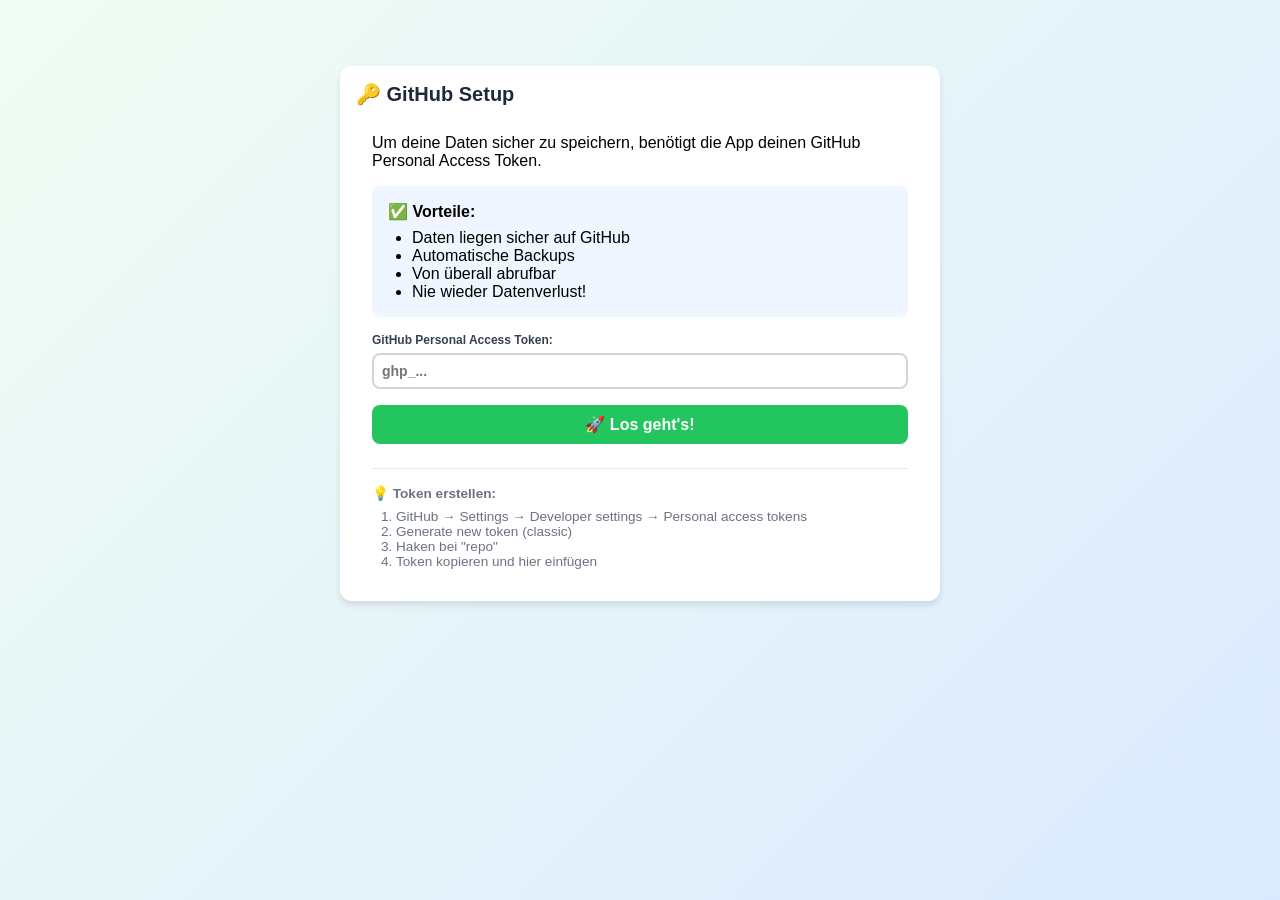
<file: health-tracker-github.html>
<!DOCTYPE html>
<html lang="de">
<head>
    <meta charset="UTF-8">
    <meta name="viewport" content="width=device-width, initial-scale=1.0">
    <meta name="apple-mobile-web-app-capable" content="yes">
    <title>Health Tracker</title>
    <style>
        * { margin: 0; padding: 0; box-sizing: border-box; }
        body { font-family: -apple-system, sans-serif; background: linear-gradient(135deg, #f0fdf4 0%, #dbeafe 100%); min-height: 100vh; padding: 1rem; }
        .container { max-width: 42rem; margin: 0 auto; }
        .card { background: white; border-radius: 0.75rem; box-shadow: 0 4px 6px rgba(0,0,0,0.1); padding: 1rem; margin-bottom: 1rem; }
        .header { display: flex; justify-content: space-between; align-items: center; margin-bottom: 0.75rem; }
        .title { font-size: 1.25rem; font-weight: bold; color: #1f2937; }
        .stats { display: grid; grid-template-columns: 1fr 1fr 1fr; gap: 0.5rem; }
        .stat-box { padding: 0.5rem; border-radius: 0.5rem; }
        .stat-box.green { background: #f0fdf4; }
        .stat-box.blue { background: #eff6ff; }
        .stat-box.orange { background: #fffbeb; }
        .stat-label { font-size: 0.75rem; color: #4b5563; }
        .stat-value { font-size: 1.5rem; font-weight: bold; }
        .stat-value.green { color: #16a34a; }
        .stat-value.blue { color: #2563eb; }
        .stat-value.orange { color: #f59e0b; }
        .stat-sub { font-size: 0.75rem; color: #6b7280; }
        .btn-green { background: #22c55e; color: white; width: 100%; padding: 0.625rem; font-size: 1rem; border: none; border-radius: 0.5rem; cursor: pointer; font-weight: 600; }
        .btn-gray { background: #d1d5db; color: #6b7280; width: 100%; padding: 0.625rem; font-size: 1rem; border: none; border-radius: 0.5rem; cursor: not-allowed; }
        .btn-toggle { background: white; width: 100%; padding: 0.75rem; border-radius: 0.75rem; box-shadow: 0 4px 6px rgba(0,0,0,0.1); display: flex; justify-content: space-between; cursor: pointer; border: none; margin-bottom: 1rem; }
        .label { display: block; font-size: 0.75rem; font-weight: 600; margin-bottom: 0.375rem; color: #374151; }
        .input-date { width: 100%; padding: 0.5rem; border: 2px solid #d1d5db; border-radius: 0.5rem; font-size: 0.875rem; font-weight: 600; }
        .questions { display: flex; flex-direction: column; gap: 0.5rem; }
        .question-row { display: flex; align-items: center; gap: 0.5rem; }
        .question-row.faded { opacity: 0.75; }
        .emoji { font-size: 1.4rem; width: 1.8rem; text-align: center; flex-shrink: 0; }
        .question-label { font-size: 0.9rem; color: #374151; font-weight: 600; min-width: 5rem; flex-shrink: 0; }
        .buttons { display: flex; flex: 1; gap: 0.3rem; }
        .q-btn { flex: 1; border: 2px solid #d1d5db; border-radius: 0.35rem; padding: 0.15rem 0.2rem; font-weight: 700; background: white; cursor: pointer; font-size: 1rem; }
        .q-btn.green { border-color: #22c55e; background: #f0fdf4; color: #15803d; }
        .q-btn.red { border-color: #ef4444; background: #fef2f2; color: #991b1b; }
        .q-btn.low { border-color: #10b981; background: #d1fae5; color: #065f46; }
        .q-btn.medium { border-color: #f59e0b; background: #fef3c7; color: #92400e; }
        .q-btn.high { border-color: #ef4444; background: #fef2f2; color: #991b1b; }
        .q-btn.prot-low { border-color: #ef4444; background: #fef2f2; color: #991b1b; }
        .q-btn.prot-med { border-color: #f59e0b; background: #fef3c7; color: #92400e; }
        .q-btn.prot-high { border-color: #22c55e; background: #f0fdf4; color: #15803d; }
        .stats-mini { font-size: 1.1rem; white-space: nowrap; min-width: 7.5rem; text-align: right; flex-shrink: 0; font-weight: 800; color: #16a34a; }
        .stats-count .good { color: #16a34a; font-weight: 900; font-size: 1.2rem; }
        .stats-count .bad { color: #ef4444; font-weight: 900; font-size: 1.2rem; }
        .sport-details { margin-left: 2.3rem; margin-top: 0.5rem; padding: 0.5rem; background: #f9fafb; border-radius: 0.5rem; }
        .sport-types { display: grid; grid-template-columns: 1fr 1fr; gap: 0.3rem; margin-bottom: 0.5rem; }
        .sport-type-btn { border: 2px solid #d1d5db; border-radius: 0.35rem; padding: 0.3rem; font-weight: 600; background: white; cursor: pointer; font-size: 0.7rem; }
        .sport-type-btn.selected { border-color: #3b82f6; background: #dbeafe; color: #1e40af; }
        .duration-grid { display: grid; grid-template-columns: 1fr 1fr 1fr 1fr; gap: 0.3rem; }
        .duration-btn { border: 2px solid #d1d5db; border-radius: 0.35rem; padding: 0.3rem; font-weight: 600; background: white; cursor: pointer; font-size: 0.65rem; }
        .duration-btn.selected { border-color: #8b5cf6; background: #ede9fe; color: #5b21b6; }
        
        .rating-box { margin: 0.75rem 0; padding: 1rem; border-radius: 0.75rem; }
        .rating-grid { display: grid; grid-template-columns: repeat(5, 1fr); gap: 0.5rem; }
        .stress-grid { display: grid; grid-template-columns: repeat(4, 1fr); gap: 0.5rem; }
        .rating-cell { border: 2px solid #d1d5db; border-radius: 0.5rem; padding: 0.5rem 0.25rem; background: white; cursor: pointer; text-align: center; font-weight: 600; }
        .rating-cell:hover { border-color: #9ca3af; }
        .rating-num { font-size: 1rem; margin-bottom: 0.25rem; }
        .rating-emoji { font-size: 0.65rem; margin-bottom: 0.15rem; }
        .rating-text { font-size: 0.55rem; }
        
        .r1 { border-color: #ef4444; background: #fef2f2; color: #991b1b; }
        .r2 { border-color: #f59e0b; background: #fef3c7; color: #92400e; }
        .r3 { border-color: #eab308; background: #fef9c3; color: #854d0e; }
        .r4 { border-color: #84cc16; background: #f7fee7; color: #3f6212; }
        .r5 { border-color: #22c55e; background: #dcfce7; color: #166534; }
        
        .hint { text-align: center; margin-top: 0.25rem; font-size: 0.75rem; color: #9ca3af; }
        .weight-grid { display: grid; grid-template-columns: repeat(8, 1fr); gap: 0.15rem; margin-top: 0.3rem; }
        .weight-btn { border: 2px solid #d1d5db; border-radius: 0.3rem; padding: 0.1rem 0.05rem; font-weight: 600; background: white; cursor: pointer; font-size: 0.6rem; }
        .weight-btn.selected { border-color: #8b5cf6; background: #ede9fe; color: #5b21b6; }
        
        .viz-grid { display: grid; grid-template-columns: repeat(7, 1fr); gap: 0.08rem; margin-bottom: 0.5rem; }
        .viz-day { height: 2rem; border-radius: 0.15rem; display: flex; flex-direction: column; align-items: center; justify-content: center; font-weight: 700; cursor: pointer; border: 1px solid rgba(0,0,0,0.1); }
        .viz-day-number { font-size: 0.85rem; }
        .viz-day-emoji { font-size: 1rem; }
        .viz-weekdays { display: grid; grid-template-columns: repeat(7, 1fr); gap: 0.08rem; margin-bottom: 0.2rem; }
        .viz-weekday { text-align: center; font-size: 0.75rem; font-weight: 800; color: #374151; }
        .viz-month-nav { display: flex; justify-content: space-between; margin-bottom: 0.5rem; }
        .viz-month-title { display: flex; justify-content: space-between; align-items: center; margin-bottom: 0.3rem; }
        .viz-month-title-main { font-size: 1.3rem; font-weight: 800; }
        .viz-month-stats { font-size: 0.9rem; font-weight: 700; display: flex; gap: 0.3rem; }
        .viz-month-container { margin-bottom: 1rem; }
        .viz-nav-btn { background: #3b82f6; color: white; border: none; border-radius: 0.35rem; padding: 0.3rem 0.6rem; font-weight: 600; cursor: pointer; font-size: 0.65rem; }
        .viz-nav-btn:disabled { background: #d1d5db; cursor: not-allowed; }
        .viz-legend { display: flex; justify-content: center; gap: 1rem; font-size: 0.7rem; }
        .viz-legend-item { display: flex; align-items: center; gap: 0.25rem; }
        .viz-legend-box { width: 1rem; height: 1rem; border-radius: 0.25rem; }
        
        .modal-overlay { position: fixed; top: 0; left: 0; right: 0; bottom: 0; background: rgba(0,0,0,0.5); display: flex; align-items: center; justify-content: center; z-index: 1000; }
        .modal-content { background: white; border-radius: 1rem; padding: 1.5rem; max-width: 90%; max-height: 80vh; overflow-y: auto; }
        .modal-header { display: flex; justify-content: space-between; margin-bottom: 1rem; padding-bottom: 0.75rem; border-bottom: 2px solid #e5e7eb; }
        .modal-title { font-size: 1.1rem; font-weight: bold; }
        .modal-close { background: #ef4444; color: white; border: none; border-radius: 0.5rem; padding: 0.4rem 0.8rem; font-weight: 600; cursor: pointer; }
        .modal-section { margin-bottom: 1rem; }
        .modal-section-title { font-size: 0.85rem; font-weight: 700; margin-bottom: 0.5rem; }
        .modal-items { display: flex; flex-wrap: wrap; gap: 0.5rem; }
        .modal-item { font-size: 0.8rem; }
        .toast { position: fixed; top: 1rem; left: 50%; transform: translateX(-50%); background: #22c55e; color: white; padding: 1rem 1.5rem; border-radius: 0.5rem; font-weight: 600; z-index: 2000; box-shadow: 0 4px 12px rgba(0,0,0,0.3); animation: slideIn 0.3s ease-out; }
        @keyframes slideIn { from { transform: translateX(-50%) translateY(-100%); opacity: 0; } to { transform: translateX(-50%) translateY(0); opacity: 1; } }
        .divider { border-top: 2px solid #e5e7eb; margin: 1rem 0; }
    </style>
</head>
<body>
    <div id="app"></div>
    <script>
        // GitHub Configuration
        const GITHUB_CONFIG = {
            owner: 'kreet66',
            repo: 'fitness-tracker',
            dataPath: 'data/health-entries.json',
            branch: 'main'
        };

        let appState = {
            entries: [],
            selectedDate: new Date().toISOString().split('T')[0],
            formData: { dayRating: null, stress: null, sport: null, sportTypes: [], sportDuration: null, smoking: null, alcohol: null, food: null, iceBath: null, healthy: null, floss: null, reading: null, carbs: null, protein: null, weight: null },
            showHistory: false,
            showViz: true,
            vizMonth: 0,
            vizYear: 2026,
            modalEntry: null,
            githubToken: localStorage.getItem('githubToken'),
            syncStatus: 'idle', // idle, loading, saving, error
            needsSetup: !localStorage.getItem('githubToken'),
            fileSha: null
        };

        // GitHub API Functions
        async function loadFromGitHub() {
            if (!appState.githubToken) return false;
            
            appState.syncStatus = 'loading';
            renderApp();
            
            try {
                const response = await fetch(
                    `https://api.github.com/repos/${GITHUB_CONFIG.owner}/${GITHUB_CONFIG.repo}/contents/${GITHUB_CONFIG.dataPath}`,
                    {
                        headers: {
                            'Authorization': `token ${appState.githubToken}`,
                            'Accept': 'application/vnd.github.v3+json'
                        }
                    }
                );
                
                if (response.status === 404) {
                    // File doesn't exist yet, create it
                    await saveToGitHub([]);
                    appState.entries = [];
                    appState.syncStatus = 'idle';
                    return true;
                }
                
                if (!response.ok) {
                    throw new Error(`GitHub API Error: ${response.status}`);
                }
                
                const data = await response.json();
                appState.fileSha = data.sha;
                
                const content = atob(data.content);
                appState.entries = JSON.parse(content);
                appState.syncStatus = 'idle';
                
                showToast('✅ Daten von GitHub geladen!');
                return true;
            } catch (error) {
                console.error('Load error:', error);
                appState.syncStatus = 'error';
                alert('❌ Fehler beim Laden von GitHub!\n\nBitte prüfe:\n• Internet-Verbindung\n• GitHub Token gültig\n• Repository existiert');
                return false;
            }
        }

        async function saveToGitHub(entries) {
            if (!appState.githubToken) return false;
            
            appState.syncStatus = 'saving';
            renderApp();
            
            try {
                const content = btoa(unescape(encodeURIComponent(JSON.stringify(entries, null, 2))));
                const date = new Date().toISOString().split('T')[0];
                
                const body = {
                    message: `Health entry update: ${date}`,
                    content: content,
                    branch: GITHUB_CONFIG.branch
                };
                
                if (appState.fileSha) {
                    body.sha = appState.fileSha;
                }
                
                const response = await fetch(
                    `https://api.github.com/repos/${GITHUB_CONFIG.owner}/${GITHUB_CONFIG.repo}/contents/${GITHUB_CONFIG.dataPath}`,
                    {
                        method: 'PUT',
                        headers: {
                            'Authorization': `token ${appState.githubToken}`,
                            'Accept': 'application/vnd.github.v3+json',
                            'Content-Type': 'application/json'
                        },
                        body: JSON.stringify(body)
                    }
                );
                
                if (!response.ok) {
                    throw new Error(`GitHub API Error: ${response.status}`);
                }
                
                const data = await response.json();
                appState.fileSha = data.content.sha;
                appState.syncStatus = 'idle';
                
                showToast('✅ In GitHub gespeichert!');
                return true;
            } catch (error) {
                console.error('Save error:', error);
                appState.syncStatus = 'error';
                alert('❌ Fehler beim Speichern zu GitHub!\n\nDaten wurden LOKAL gespeichert.\nBitte später nochmal versuchen.');
                return false;
            }
        }

        function saveToken(token) {
            localStorage.setItem('githubToken', token);
            appState.githubToken = token;
            appState.needsSetup = false;
        }

        function clearToken() {
            localStorage.removeItem('githubToken');
            appState.githubToken = null;
            appState.needsSetup = true;
            renderApp();
        }

        async function setupToken() {
            const token = document.getElementById('tokenInput').value.trim();
            if (!token) {
                alert('❌ Bitte gib deinen GitHub Token ein!');
                return;
            }
            
            if (!token.startsWith('ghp_') && !token.startsWith('github_pat_')) {
                alert('⚠️ Der Token sieht nicht korrekt aus!\n\nEr sollte mit "ghp_" oder "github_pat_" beginnen.');
                return;
            }
            
            saveToken(token);
            showToast('🔑 Token gespeichert!');
            
            const success = await loadFromGitHub();
            if (success) {
                renderApp();
            } else {
                clearToken();
            }
        }

        function setRating(val) { appState.formData.dayRating = val; renderApp(); }
        function setStress(val) { appState.formData.stress = val; renderApp(); }
        function showToast(message) {
            const toast = document.createElement('div');
            toast.className = 'toast';
            toast.textContent = message;
            document.body.appendChild(toast);
            setTimeout(() => toast.remove(), 2000);
        }

        function toggleSportType(type) { const idx = appState.formData.sportTypes.indexOf(type); if (idx > -1) appState.formData.sportTypes.splice(idx, 1); else appState.formData.sportTypes.push(type); renderApp(); }
        function setSportDuration(dur) { appState.formData.sportDuration = dur; renderApp(); }
        function setSport(val) { appState.formData.sport = val; if (!val) { appState.formData.sportTypes = []; appState.formData.sportDuration = null; } renderApp(); }
        function setFormField(field, value) { appState.formData[field] = value; renderApp(); }
        function setDate(date) { appState.selectedDate = date; loadEntryForDate(); renderApp(); }

        function loadEntryForDate() {
            const entry = appState.entries.find(e => e.date === appState.selectedDate);
            if (entry) {
                appState.formData = {
                    dayRating: entry.dayRating || null,
                    stress: entry.stress || null,
                    sport: entry.sport,
                    sportTypes: entry.sportTypes || [],
                    sportDuration: entry.sportDuration || null,
                    smoking: !entry.noSmoking,
                    alcohol: !entry.noAlcohol,
                    food: entry.healthyFood,
                    iceBath: entry.iceBath,
                    healthy: entry.healthy,
                    floss: entry.floss || null,
                    reading: entry.reading || null,
                    carbs: entry.carbs || null,
                    protein: entry.protein || null,
                    sauna: entry.sauna || null,
                    weight: entry.weight || null
                };
            } else {
                appState.formData = { dayRating: null, stress: null, sport: null, sportTypes: [], sportDuration: null, smoking: null, alcohol: null, food: null, iceBath: null, healthy: null, floss: null, reading: null, carbs: null, protein: null, sauna: null, weight: null };
            }
        }

        function isFormComplete() {
            const sportComplete = appState.formData.sport === false || (appState.formData.sport === true && appState.formData.sportTypes.length > 0 && appState.formData.sportDuration !== null);
            return appState.formData.dayRating !== null && appState.formData.stress !== null && sportComplete && appState.formData.smoking !== null && appState.formData.alcohol !== null && appState.formData.food !== null && appState.formData.iceBath !== null && appState.formData.healthy !== null && appState.formData.floss !== null && appState.formData.reading !== null && appState.formData.carbs !== null && appState.formData.protein !== null && appState.formData.sauna !== null;
        }

        function handleSubmit() {
            if (!isFormComplete()) return alert('Bitte beantworte alle Fragen!');
            
            const dateToSave = appState.selectedDate;
            
            const points = (appState.formData.sport ? 1 : 0) + (!appState.formData.smoking ? 1 : 0) + (!appState.formData.alcohol ? 1 : 0) + (appState.formData.food ? 1 : 0);
            const entry = {
                date: dateToSave,
                dayRating: appState.formData.dayRating, 
                stress: appState.formData.stress,
                sport: appState.formData.sport, 
                sportTypes: appState.formData.sport ? appState.formData.sportTypes : [], 
                sportDuration: appState.formData.sport ? appState.formData.sportDuration : null,
                noSmoking: !appState.formData.smoking, 
                noAlcohol: !appState.formData.alcohol, 
                healthyFood: appState.formData.food,
                iceBath: appState.formData.iceBath, 
                healthy: appState.formData.healthy, 
                floss: appState.formData.floss, 
                reading: appState.formData.reading,
                carbs: appState.formData.carbs, 
                protein: appState.formData.protein,
                sauna: appState.formData.sauna,
                weight: appState.formData.weight,
                points, 
                timestamp: new Date().toISOString()
            };
            
            appState.entries = appState.entries.filter(e => e.date !== dateToSave);
            appState.entries.push(entry);
            appState.entries.sort((a, b) => new Date(b.date) - new Date(a.date));
            
            // Save to GitHub
            saveToGitHub(appState.entries);
            
            appState.selectedDate = new Date().toISOString().split('T')[0];
            appState.formData = { dayRating: null, stress: null, sport: null, sportTypes: [], sportDuration: null, smoking: null, alcohol: null, food: null, iceBath: null, healthy: null, floss: null, reading: null, carbs: null, protein: null, sauna: null, weight: null };
            
            renderApp();
        }

        function exportData() {
            if (appState.entries.length === 0) {
                alert('⚠️ Keine Daten zum Exportieren vorhanden!');
                return;
            }
            const dataStr = JSON.stringify(appState.entries, null, 2);
            const dataBlob = new Blob([dataStr], { type: 'application/json' });
            const url = URL.createObjectURL(dataBlob);
            const a = document.createElement('a');
            a.href = url;
            a.download = `health-tracker-${new Date().toISOString().split('T')[0]}.json`;
            a.click();
            showToast('✅ Daten exportiert!');
        }

        function importData() {
            const input = document.createElement('input');
            input.type = 'file';
            input.accept = '.json,.csv';
            
            input.onchange = function(e) {
                const file = e.target.files[0];
                if (!file) return;
                
                const reader = new FileReader();
                reader.onload = function(event) {
                    try {
                        let imported = [];
                        
                        // Prüfe ob JSON oder CSV
                        if (file.name.endsWith('.json')) {
                            // JSON Import
                            imported = JSON.parse(event.target.result);
                            
                            if (!Array.isArray(imported)) {
                                throw new Error('Ungültiges JSON-Format');
                            }
                        } else if (file.name.endsWith('.csv')) {
                            // CSV Import
                            const lines = event.target.result.split('\n');
                            const headers = lines[0].split(',');
                            
                            for (let i = 1; i < lines.length; i++) {
                                if (!lines[i].trim()) continue;
                                
                                const values = lines[i].match(/(".*?"|[^,]+)(?=\s*,|\s*$)/g) || [];
                                const cleanValues = values.map(v => v.replace(/^"|"$/g, '').trim());
                                
                                if (cleanValues.length < 10) continue;
                                
                                // CSV Format: Datum,Tagesbewertung,Stress,Sport,Sportarten,Dauer,Nicht geraucht,Kein Alkohol,Gesund gegessen,Eisbad,Gesund,Zahnpflege,Gelesen,Sauna,Carbs,Protein,Gewicht,Punkte,Zeitstempel
                                const entry = {
                                    date: cleanValues[0],
                                    dayRating: parseInt(cleanValues[1]) || null,
                                    stress: parseInt(cleanValues[2]) || null,
                                    sport: cleanValues[3] === 'Ja',
                                    sportTypes: cleanValues[4] ? cleanValues[4].split(';').filter(t => t) : [],
                                    sportDuration: cleanValues[5] || null,
                                    noSmoking: cleanValues[6] === 'Ja',
                                    noAlcohol: cleanValues[7] === 'Ja',
                                    healthyFood: cleanValues[8] === 'Ja',
                                    iceBath: cleanValues[9] === 'Ja',
                                    healthy: cleanValues[10] === 'Ja',
                                    floss: cleanValues[11] === 'Ja',
                                    reading: cleanValues[12] === 'Ja',
                                    sauna: cleanValues[13] === 'Ja',
                                    carbs: cleanValues[14] || null,
                                    protein: cleanValues[15] || null,
                                    weight: cleanValues[16] ? parseFloat(cleanValues[16]) : null,
                                    points: parseInt(cleanValues[17]) || 0,
                                    timestamp: cleanValues[18] || new Date().toISOString()
                                };
                                
                                imported.push(entry);
                            }
                        }
                        
                        if (imported.length === 0) {
                            throw new Error('Keine gültigen Daten gefunden');
                        }
                        
                        const action = confirm(
                            `📥 ${imported.length} Einträge gefunden!\n\n` +
                            `Möchtest du die Daten:\n\n` +
                            `✅ ZUSAMMENFÜHREN mit vorhandenen Daten?\n` +
                            `(OK drücken)\n\n` +
                            `🔄 ÜBERSCHREIBEN (alle alten Daten löschen)?\n` +
                            `(Abbrechen drücken, dann neuen Dialog bestätigen)`
                        );
                        
                        if (action) {
                            // Zusammenführen
                            imported.forEach(newEntry => {
                                const existingIndex = appState.entries.findIndex(e => e.date === newEntry.date);
                                if (existingIndex >= 0) {
                                    appState.entries[existingIndex] = newEntry;
                                } else {
                                    appState.entries.push(newEntry);
                                }
                            });
                            
                            appState.entries.sort((a, b) => new Date(b.date) - new Date(a.date));
                            saveToGitHub(appState.entries);
                            renderApp();
                            
                            showToast(`✅ ${imported.length} Einträge importiert und zusammengeführt!`);
                        } else {
                            if (confirm('⚠️ ACHTUNG: Alle vorhandenen Daten werden gelöscht!\n\nBist du sicher?')) {
                                appState.entries = imported;
                                appState.entries.sort((a, b) => new Date(b.date) - new Date(a.date));
                                saveToGitHub(appState.entries);
                                renderApp();
                                
                                showToast(`✅ ${imported.length} Einträge importiert (alte Daten überschrieben)!`);
                            }
                        }
                    } catch (error) {
                        alert('❌ Fehler beim Importieren!\n\nBitte verwende:\n• JSON-Dateien (erstellt mit Export)\n• CSV-Dateien aus CodePen\n\nFehler: ' + error.message);
                        console.error('Import error:', error);
                    }
                };
                
                reader.readAsText(file);
            };
            
            input.click();
        }

        function toggleHistory() { appState.showHistory = !appState.showHistory; renderApp(); }
        function toggleViz() { appState.showViz = !appState.showViz; renderApp(); }
        function changeVizMonth(delta) { 
            appState.vizMonth += delta; 
            if (appState.vizMonth < 0) { 
                appState.vizMonth = 11; 
                appState.vizYear--; 
            } else if (appState.vizMonth > 11) { 
                appState.vizMonth = 0; 
                appState.vizYear++; 
            }
            
            // Verhindere Navigation vor Januar 2026
            if (appState.vizYear < 2026 || (appState.vizYear === 2026 && appState.vizMonth < 0)) {
                appState.vizMonth = 0;
                appState.vizYear = 2026;
            }
            
            renderApp(); 
        }
        function showDayModal(date) { 
            const entry = appState.entries.find(e => e.date === date); 
            if (!entry) return; 
            appState.modalEntry = entry; 
            renderApp(); 
        }
        function closeModal() { 
            appState.modalEntry = null; 
            const existing = document.querySelector('.modal-overlay');
            if (existing) existing.remove();
            renderApp(); 
        }
        function editEntry(date) { 
            appState.selectedDate = date; 
            loadEntryForDate(); 
            window.scrollTo({ top: 0, behavior: 'smooth' }); 
            renderApp(); 
        }

        function renderApp() {
            // Show setup screen if no token
            if (appState.needsSetup) {
                document.getElementById('app').innerHTML = `
                    <div class="container" style="max-width: 600px; margin-top: 50px;">
                        <div class="card">
                            <div class="header">
                                <div class="title">🔑 GitHub Setup</div>
                            </div>
                            <div style="padding: 1rem;">
                                <p style="margin-bottom: 1rem;">Um deine Daten sicher zu speichern, benötigt die App deinen GitHub Personal Access Token.</p>
                                
                                <div style="background: #eff6ff; padding: 1rem; border-radius: 0.5rem; margin-bottom: 1rem;">
                                    <strong>✅ Vorteile:</strong>
                                    <ul style="margin-left: 1.5rem; margin-top: 0.5rem;">
                                        <li>Daten liegen sicher auf GitHub</li>
                                        <li>Automatische Backups</li>
                                        <li>Von überall abrufbar</li>
                                        <li>Nie wieder Datenverlust!</li>
                                    </ul>
                                </div>
                                
                                <label class="label">GitHub Personal Access Token:</label>
                                <input type="password" id="tokenInput" class="input-date" placeholder="ghp_..." style="margin-bottom: 1rem;">
                                
                                <button onclick="setupToken()" class="btn-green">🚀 Los geht's!</button>
                                
                                <div style="margin-top: 1.5rem; padding-top: 1rem; border-top: 1px solid #e5e7eb; font-size: 0.85rem; color: #6b7280;">
                                    <strong>💡 Token erstellen:</strong>
                                    <ol style="margin-left: 1.5rem; margin-top: 0.5rem;">
                                        <li>GitHub → Settings → Developer settings → Personal access tokens</li>
                                        <li>Generate new token (classic)</li>
                                        <li>Haken bei "repo"</li>
                                        <li>Token kopieren und hier einfügen</li>
                                    </ol>
                                </div>
                            </div>
                        </div>
                    </div>
                `;
                return;
            }
            
            // Normal app rendering
            const ye2026 = appState.entries.filter(e => new Date(e.date).getFullYear() === 2026);
            const stats = {
                total: appState.entries.length > 0 ? (appState.entries.reduce((s, e) => s + e.points, 0) / appState.entries.length).toFixed(1) : 0,
                week: (() => { const l7 = appState.entries.slice(0, 7); return l7.length > 0 ? (l7.reduce((s, e) => s + e.points, 0) / l7.length).toFixed(1) : 0; })(),
                year2026: ye2026.length > 0 ? (ye2026.reduce((s, e) => s + e.points, 0) / ye2026.length).toFixed(1) : 0
            };

            const getYS = (f, neg = false) => { const y = ye2026.filter(e => e[f] === !neg).length; const n = ye2026.filter(e => e[f] === neg).length; return { yes: y, no: n, percent: ye2026.length > 0 ? ((y / ye2026.length) * 100).toFixed(0) : 0 }; };
            const yearStats = { sport: getYS('sport'), noSmoking: getYS('noSmoking'), noAlcohol: getYS('noAlcohol'), healthyFood: getYS('healthyFood'), iceBath: getYS('iceBath'), healthy: getYS('healthy'), floss: getYS('floss'), reading: getYS('reading'), sauna: getYS('sauna') };

            const getMonthDays = (o) => {
                const currentEntries = appState.entries;
                
                let m = appState.vizMonth + o, y = appState.vizYear;
                if (m < 0) { m = 11; y--; } else if (m > 11) { m = 0; y++; }
                const first = new Date(y, m, 1), last = new Date(y, m + 1, 0);
                const offset = first.getDay() === 0 ? 6 : first.getDay() - 1;
                const days = [];
                for (let i = 0; i < offset; i++) days.push({ empty: true });
                for (let d = 1; d <= last.getDate(); d++) {
                    const dateStr = `${y}-${String(m + 1).padStart(2, '0')}-${String(d).padStart(2, '0')}`;
                    const entry = currentEntries.find(e => e.date === dateStr);
                    days.push({ date: dateStr, day: d, entry, points: entry?.points, rating: entry?.dayRating });
                }
                return { days, month: m, year: y };
            };

            const monthNames = ['Januar', 'Februar', 'März', 'April', 'Mai', 'Juni', 'Juli', 'August', 'September', 'Oktober', 'November', 'Dezember'];
            const getRatingEmoji = (r) => ['', '😞', '😕', '😐', '😊', '🤩'][r] || '';
            const getStressEmoji = (s) => ['', '😫', '😟', '😌', '😊'][s] || '';
            const getDayColor = (p) => p === null ? '#f3f4f6' : ['#fecaca', '#fed7aa', '#fef08a', '#bef264', '#86efac'][p] || '#f3f4f6';
            
            const getMonthStats = (md) => {
                const ent = md.days.filter(d => d.entry).map(d => d.entry);
                if (ent.length === 0) return { avg: 0, trend: 'neutral' };
                const avg = (ent.reduce((s, e) => s + e.points, 0) / ent.length).toFixed(1);
                const mid = Math.floor(ent.length / 2);
                if (mid === 0) return { avg, trend: 'neutral' };
                const a1 = ent.slice(0, mid).reduce((s, e) => s + e.points, 0) / mid;
                const a2 = ent.slice(mid).reduce((s, e) => s + e.points, 0) / (ent.length - mid);
                const diff = a2 - a1;
                return { avg, trend: diff > 0.3 ? 'up' : diff < -0.3 ? 'down' : 'neutral' };
            };

            const getTrendIcon = (t) => t === 'up' ? '▲' : t === 'down' ? '▼' : '▬';
            const getTrendColor = (t) => t === 'up' ? '#22c55e' : t === 'down' ? '#ef4444' : '#f59e0b';

            document.getElementById('app').innerHTML = `
                <div class="card">
                    <div class="header">
                        <div class="title">🏃 Health Tracker</div>
                        <div style="display:flex;align-items:center;gap:0.5rem;">
                            ${appState.syncStatus === 'loading' ? '<span style="font-size:0.9rem;">☁️ Lädt...</span>' : ''}
                            ${appState.syncStatus === 'saving' ? '<span style="font-size:0.9rem;">☁️ Speichert...</span>' : ''}
                            ${appState.syncStatus === 'idle' ? '<span style="font-size:0.9rem;color:#22c55e;">☁️ Gespeichert</span>' : ''}
                            ${appState.syncStatus === 'error' ? '<span style="font-size:0.9rem;color:#ef4444;">⚠️ Fehler</span>' : ''}
                            <button onclick="clearToken()" style="background:none;border:none;cursor:pointer;font-size:0.9rem;color:#6b7280;" title="Token zurücksetzen">⚙️</button>
                        </div>
                    </div>
                    <div class="stats">
                        <div class="stat-box green"><div class="stat-label">Gesamt-Ø</div><div class="stat-value green">${stats.total}</div><div class="stat-sub">von 4 Pkt</div></div>
                        <div class="stat-box blue"><div class="stat-label">7-Tage-Ø</div><div class="stat-value blue">${stats.week}</div><div class="stat-sub">letzte Woche</div></div>
                        <div class="stat-box orange"><div class="stat-label">2026-Ø</div><div class="stat-value orange">${stats.year2026}</div><div class="stat-sub">von 4 Pkt</div></div>
                    </div>
                </div>

                <div class="card">
                    <label class="label">📅 Datum</label>
                    <input type="date" class="input-date" value="${appState.selectedDate}" onchange="setDate(this.value)" max="${new Date().toISOString().split('T')[0]}">
                    
                    <div class="rating-box" style="background:#fef3c7">
                        <label class="label">⭐ Wie war dein Tag insgesamt?</label>
                        <div class="rating-grid">
                            ${[1,2,3,4,5].map(r => `<div onclick="setRating(${r})" class="rating-cell ${appState.formData.dayRating === r ? 'r'+r : ''}"><div class="rating-num">${r}</div><div class="rating-emoji">${getRatingEmoji(r)}</div><div class="rating-text">${['','Katastrophe','Schlecht','Geht so','Gut','Perfekt'][r]}</div></div>`).join('')}
                        </div>
                    </div>

                    <div class="rating-box" style="background:#fef2f2">
                        <label class="label">😰 Wie viel negativen Stress gab es heute?</label>
                        <div class="stress-grid">
                            ${[1,2,3,4].map(s => `<div onclick="setStress(${s})" class="rating-cell ${appState.formData.stress === s ? 'r'+[1,2,4,5][s-1] : ''}"><div class="rating-num">${s}</div><div class="rating-emoji">${getStressEmoji(s)}</div><div class="rating-text">${['','Sehr viel','Etwas','Wenig','Kein'][s]}</div></div>`).join('')}
                        </div>
                    </div>

                    <div class="questions">
                        <div class="question-row"><div class="emoji">🏃</div><div class="question-label">Sport</div><div class="buttons"><button onclick="setSport(true)" class="q-btn ${appState.formData.sport === true ? 'green' : ''}">✅</button><button onclick="setSport(false)" class="q-btn ${appState.formData.sport === false ? 'red' : ''}">❌</button></div><div class="stats-mini">${yearStats.sport.percent}% <span class="stats-count"><span class="good">${yearStats.sport.yes}</span>/<span class="bad">${yearStats.sport.no}</span></span></div></div>
                        ${appState.formData.sport === true ? `<div class="sport-details"><div style="font-size:0.7rem;font-weight:600;margin-bottom:0.3rem">Art (Mehrfachauswahl):</div><div class="sport-types">${['Rudern','Laufen','Kraftsport','Dehnen','Wandern','Schwimmen'].map(t => `<button onclick="toggleSportType('${t}')" class="sport-type-btn ${appState.formData.sportTypes.includes(t) ? 'selected' : ''}">${t}</button>`).join('')}</div><div style="font-size:0.7rem;font-weight:600;margin:0.5rem 0 0.3rem">Dauer:</div><div class="duration-grid">${['15min','30min','45min','1h','1h15','1h30','1h45','2h'].map(d => `<button onclick="setSportDuration('${d}')" class="duration-btn ${appState.formData.sportDuration === d ? 'selected' : ''}">${d}</button>`).join('')}</div></div>` : ''}
                        <div class="question-row"><div class="emoji">🚭</div><div class="question-label">Kein Rauchen</div><div class="buttons"><button onclick="setFormField('smoking',false)" class="q-btn ${appState.formData.smoking === false ? 'green' : ''}">✅</button><button onclick="setFormField('smoking',true)" class="q-btn ${appState.formData.smoking === true ? 'red' : ''}">❌</button></div><div class="stats-mini">${yearStats.noSmoking.percent}% <span class="stats-count"><span class="good">${yearStats.noSmoking.yes}</span>/<span class="bad">${yearStats.noSmoking.no}</span></span></div></div>
                        <div class="question-row"><div class="emoji">🍺</div><div class="question-label">Kein Alkohol</div><div class="buttons"><button onclick="setFormField('alcohol',false)" class="q-btn ${appState.formData.alcohol === false ? 'green' : ''}">✅</button><button onclick="setFormField('alcohol',true)" class="q-btn ${appState.formData.alcohol === true ? 'red' : ''}">❌</button></div><div class="stats-mini">${yearStats.noAlcohol.percent}% <span class="stats-count"><span class="good">${yearStats.noAlcohol.yes}</span>/<span class="bad">${yearStats.noAlcohol.no}</span></span></div></div>
                        <div class="question-row"><div class="emoji">🥗</div><div class="question-label">Ernährung</div><div class="buttons"><button onclick="setFormField('food',true)" class="q-btn ${appState.formData.food === true ? 'green' : ''}">✅</button><button onclick="setFormField('food',false)" class="q-btn ${appState.formData.food === false ? 'red' : ''}">❌</button></div><div class="stats-mini">${yearStats.healthyFood.percent}% <span class="stats-count"><span class="good">${yearStats.healthyFood.yes}</span>/<span class="bad">${yearStats.healthyFood.no}</span></span></div></div>
                        
                        <div style="border-top:2px solid #e5e7eb;margin:1rem 0"></div>
                        
                        <div class="question-row faded"><div class="emoji">🧊</div><div class="question-label">Eisbad</div><div class="buttons"><button onclick="setFormField('iceBath',true)" class="q-btn ${appState.formData.iceBath === true ? 'green' : ''}">✅</button><button onclick="setFormField('iceBath',false)" class="q-btn ${appState.formData.iceBath === false ? 'red' : ''}">❌</button></div><div class="stats-mini">${yearStats.iceBath.percent}% <span class="stats-count"><span class="good">${yearStats.iceBath.yes}</span>/<span class="bad">${yearStats.iceBath.no}</span></span></div></div>
                        <div class="question-row faded"><div class="emoji">💪</div><div class="question-label">Gesund</div><div class="buttons"><button onclick="setFormField('healthy',true)" class="q-btn ${appState.formData.healthy === true ? 'green' : ''}">✅</button><button onclick="setFormField('healthy',false)" class="q-btn ${appState.formData.healthy === false ? 'red' : ''}">❌</button></div><div class="stats-mini">${yearStats.healthy.percent}% <span class="stats-count"><span class="good">${yearStats.healthy.yes}</span>/<span class="bad">${yearStats.healthy.no}</span></span></div></div>
                        <div class="question-row faded"><div class="emoji">🦷</div><div class="question-label">Zahnpflege</div><div class="buttons"><button onclick="setFormField('floss',true)" class="q-btn ${appState.formData.floss === true ? 'green' : ''}">✅</button><button onclick="setFormField('floss',false)" class="q-btn ${appState.formData.floss === false ? 'red' : ''}">❌</button></div><div class="stats-mini">${yearStats.floss.percent}% <span class="stats-count"><span class="good">${yearStats.floss.yes}</span>/<span class="bad">${yearStats.floss.no}</span></span></div></div>
                        <div class="question-row faded"><div class="emoji">📖</div><div class="question-label">Lesen</div><div class="buttons"><button onclick="setFormField('reading',true)" class="q-btn ${appState.formData.reading === true ? 'green' : ''}">✅</button><button onclick="setFormField('reading',false)" class="q-btn ${appState.formData.reading === false ? 'red' : ''}">❌</button></div><div class="stats-mini">${yearStats.reading.percent}% <span class="stats-count"><span class="good">${yearStats.reading.yes}</span>/<span class="bad">${yearStats.reading.no}</span></span></div></div>
                        <div class="question-row faded"><div class="emoji">🧖</div><div class="question-label">Sauna</div><div class="buttons"><button onclick="setFormField('sauna',true)" class="q-btn ${appState.formData.sauna === true ? 'green' : ''}">✅</button><button onclick="setFormField('sauna',false)" class="q-btn ${appState.formData.sauna === false ? 'red' : ''}">❌</button></div><div class="stats-mini">${yearStats.sauna ? `${yearStats.sauna.percent}% <span class="stats-count"><span class="good">${yearStats.sauna.yes}</span>/<span class="bad">${yearStats.sauna.no}</span></span>` : '0%'}</div></div>
                        
                        <div style="border-top:2px solid #e5e7eb;margin:1rem 0"></div>
                        
                        <div class="question-row faded"><div class="emoji">🍞</div><div class="question-label">Carbs</div><div class="buttons"><button onclick="setFormField('carbs','low')" class="q-btn ${appState.formData.carbs === 'low' ? 'low' : ''}">Low</button><button onclick="setFormField('carbs','medium')" class="q-btn ${appState.formData.carbs === 'medium' ? 'medium' : ''}">Med</button><button onclick="setFormField('carbs','high')" class="q-btn ${appState.formData.carbs === 'high' ? 'high' : ''}">High</button></div><div class="stats-mini">-</div></div>
                        <div class="question-row faded"><div class="emoji">🥩</div><div class="question-label">Protein</div><div class="buttons"><button onclick="setFormField('protein','low')" class="q-btn ${appState.formData.protein === 'low' ? 'prot-low' : ''}">Low</button><button onclick="setFormField('protein','medium')" class="q-btn ${appState.formData.protein === 'medium' ? 'prot-med' : ''}">Med</button><button onclick="setFormField('protein','high')" class="q-btn ${appState.formData.protein === 'high' ? 'prot-high' : ''}">High</button></div><div class="stats-mini">-</div></div>
                        
                        <div class="hint">🧊, 💪, 🦷, 📖, 🍞, 🥩 und 🧖 zählen nicht in Punkte</div>
                    </div>

                    <div style="margin-top:1rem;padding:0.75rem;background:#f3f4f6;border-radius:0.5rem">
                        <label class="label">⚖️ Gewicht (optional)</label>
                        <div class="weight-grid">${[91,90,89,88,87,86,85,84].map(w => `<button onclick="setFormField('weight',${w})" class="weight-btn ${appState.formData.weight === w ? 'selected' : ''}">${w}kg</button>`).join('')}</div>
                    </div>

                    <button onclick="handleSubmit()" ${isFormComplete() ? '' : 'disabled'} class="${isFormComplete() ? 'btn-green' : 'btn-gray'}">${isFormComplete() ? '✅ Eintragen' : '⏳ Alle beantworten'}</button>
                </div>

                <button onclick="toggleViz()" class="btn-toggle"><div>📊 Visualisierung</div><span>${appState.showViz ? '▼' : '▶'}</span></button>
                ${appState.showViz ? `<div class="card"><div class="viz-month-nav"><button onclick="changeVizMonth(-1)" class="viz-nav-btn" ${appState.vizYear === 2026 && appState.vizMonth === 0 ? 'disabled' : ''}>◀ Zurück</button><div></div><button onclick="changeVizMonth(1)" class="viz-nav-btn" ${appState.vizYear === new Date().getFullYear() && appState.vizMonth === new Date().getMonth() ? 'disabled' : ''}>Vor ▶</button></div>${[-1,0,1].map(o => { const md = getMonthDays(o); if (md.year < 2026) return ''; const st = getMonthStats(md); return `<div class="viz-month-container"><div class="viz-month-title"><div class="viz-month-title-main">${monthNames[md.month]} ${md.year}</div><div class="viz-month-stats"><span style="color:#16a34a">${st.avg}</span><span style="color:${getTrendColor(st.trend)};font-size:1.2rem">${getTrendIcon(st.trend)}</span></div></div><div class="viz-weekdays">${['Mo','Di','Mi','Do','Fr','Sa','So'].map(d => `<div class="viz-weekday">${d}</div>`).join('')}</div><div class="viz-grid">${md.days.map(d => d.empty ? '<div></div>' : `<div class="viz-day" style="background:${getDayColor(d.points)};color:#374151" onclick="showDayModal('${d.date}')"><div class="viz-day-number">${d.day}</div>${d.rating ? `<div class="viz-day-emoji">${getRatingEmoji(d.rating)}</div>` : ''}</div>`).join('')}</div></div>`; }).join('')}<div class="viz-legend">${[{c:'#86efac',t:'4'},{c:'#bef264',t:'3'},{c:'#fef08a',t:'2'},{c:'#fed7aa',t:'1'},{c:'#fecaca',t:'0'},{c:'#f3f4f6',t:'-'}].map(l => `<div class="viz-legend-item"><div class="viz-legend-box" style="background:${l.c}"></div><span>${l.t}</span></div>`).join('')}</div></div>` : ''}

                <button onclick="toggleHistory()" class="btn-toggle"><div>📅 Verlauf (${appState.entries.length})</div><span>${appState.showHistory ? '▼' : '▶'}</span></button>
                ${appState.showHistory ? `<div class="card"><div style="display:flex;justify-content:space-between;margin-bottom:0.75rem"><h2 style="font-size:1rem;font-weight:bold">Alle Einträge</h2><div style="display:flex;gap:0.5rem"><button onclick="importData()" style="color:#22c55e;font-weight:600;background:none;border:none;cursor:pointer">📥 Import</button><button onclick="exportData()" style="color:#3b82f6;font-weight:600;background:none;border:none;cursor:pointer">📤 Export</button></div></div>${appState.entries.map(e => `<div style="border:2px solid #f3f4f6;border-radius:0.5rem;padding:0.625rem;margin-bottom:0.5rem"><div style="display:flex;justify-content:space-between"><div style="font-weight:600;font-size:0.875rem">${new Date(e.date).toLocaleDateString('de-DE',{weekday:'short',day:'2-digit',month:'2-digit'})} ${e.dayRating ? `⭐${e.dayRating}` : ''} ${e.stress ? `😰${e.stress}` : ''}</div><div style="display:flex;gap:0.5rem;align-items:center"><div style="font-size:1.25rem;font-weight:bold;color:#16a34a">${e.points}</div><button onclick="editEntry('${e.date}')" style="color:#3b82f6;background:none;border:none;cursor:pointer">✏️</button></div></div><div style="display:flex;gap:0.5rem;font-size:0.75rem;margin-top:0.375rem">${e.sport ? '🏃✅' : '🏃❌'} ${e.noSmoking ? '🚭✅' : '🚭❌'} ${e.noAlcohol ? '🍺✅' : '🍺❌'} ${e.healthyFood ? '🥗✅' : '🥗❌'} ${e.iceBath ? '🧊✅' : '🧊❌'} ${e.healthy ? '💪✅' : '💪❌'} ${e.floss ? '🦷✅' : '🦷❌'} ${e.reading ? '📖✅' : '📖❌'} ${e.sauna ? '🧖✅' : '🧖❌'}</div></div>`).join('')}</div>` : ''}
            `;

            if (appState.modalEntry) {
                const modal = document.createElement('div');
                modal.className = 'modal-overlay';
                modal.innerHTML = `<div class="modal-content" onclick="event.stopPropagation()"><div class="modal-header"><div class="modal-title">${new Date(appState.modalEntry.date).toLocaleDateString('de-DE',{weekday:'long',day:'2-digit',month:'long',year:'numeric'})}</div><button class="modal-close" id="closeBtn">✕</button></div><div class="modal-section"><div class="modal-section-title">⭐ Tagesbewertung</div><div style="font-size:2rem">${getRatingEmoji(appState.modalEntry.dayRating)} ${appState.modalEntry.dayRating || '?'}/5</div></div>${appState.modalEntry.stress ? `<div class="modal-section"><div class="modal-section-title">😰 Stress</div><div style="font-size:2rem">${getStressEmoji(appState.modalEntry.stress)} ${appState.modalEntry.stress}/4</div></div>` : ''}<div class="modal-section"><div class="modal-section-title">💪 Punktefragen (${appState.modalEntry.points}/4)</div><div class="modal-items"><div class="modal-item" style="color:${appState.modalEntry.sport ? '#16a34a' : '#ef4444'}">🏃 ${appState.modalEntry.sport ? '✅' : '❌'} Sport ${appState.modalEntry.sportTypes?.length ? `(${appState.modalEntry.sportTypes.join(', ')})` : ''} ${appState.modalEntry.sportDuration || ''}</div><div class="modal-item" style="color:${appState.modalEntry.noSmoking ? '#16a34a' : '#ef4444'}">🚭 ${appState.modalEntry.noSmoking ? '✅' : '❌'}</div><div class="modal-item" style="color:${appState.modalEntry.noAlcohol ? '#16a34a' : '#ef4444'}">🍺 ${appState.modalEntry.noAlcohol ? '✅' : '❌'}</div><div class="modal-item" style="color:${appState.modalEntry.healthyFood ? '#16a34a' : '#ef4444'}">🥗 ${appState.modalEntry.healthyFood ? '✅' : '❌'}</div></div></div><div class="modal-section"><div class="modal-section-title">📋 Zusatz</div><div class="modal-items"><div class="modal-item">🧊 ${appState.modalEntry.iceBath ? '✅' : '❌'}</div><div class="modal-item">💪 ${appState.modalEntry.healthy ? 'Gesund' : 'Krank'}</div><div class="modal-item">🦷 ${appState.modalEntry.floss ? '✅' : '❌'}</div><div class="modal-item">📖 ${appState.modalEntry.reading ? '✅' : '❌'}</div><div class="modal-item">🍞 ${appState.modalEntry.carbs || '?'}</div><div class="modal-item" style="color:${appState.modalEntry.protein === 'low' ? '#ef4444' : appState.modalEntry.protein === 'medium' ? '#f59e0b' : appState.modalEntry.protein === 'high' ? '#22c55e' : '#9ca3af'}">🥩 ${appState.modalEntry.protein || '?'}</div><div class="modal-item">🧖 ${appState.modalEntry.sauna ? '✅' : '❌'}</div>${appState.modalEntry.weight ? `<div class="modal-item">⚖️ ${appState.modalEntry.weight}kg</div>` : ''}</div></div><button id="editBtn" style="width:100%;background:#3b82f6;color:white;border:none;border-radius:0.5rem;padding:0.75rem;font-weight:600;cursor:pointer">✏️ Bearbeiten</button></div>`;
                document.body.appendChild(modal);
                
                modal.addEventListener('click', function(e) {
                    if (e.target === modal) {
                        closeModal();
                    }
                });
                
                document.getElementById('closeBtn').addEventListener('click', function(e) {
                    e.stopPropagation();
                    closeModal();
                });
                
                document.getElementById('editBtn').addEventListener('click', function(e) {
                    e.stopPropagation();
                    const d = appState.modalEntry.date;
                    closeModal();
                    editEntry(d);
                });
            }
        }

        loadEntryForDate();
        
        // Initialize app
        if (appState.githubToken) {
            loadFromGitHub().then(() => {
                loadEntryForDate();
                renderApp();
            });
        } else {
            renderApp();
        }
    </script>
</body>
</html>
</file>
